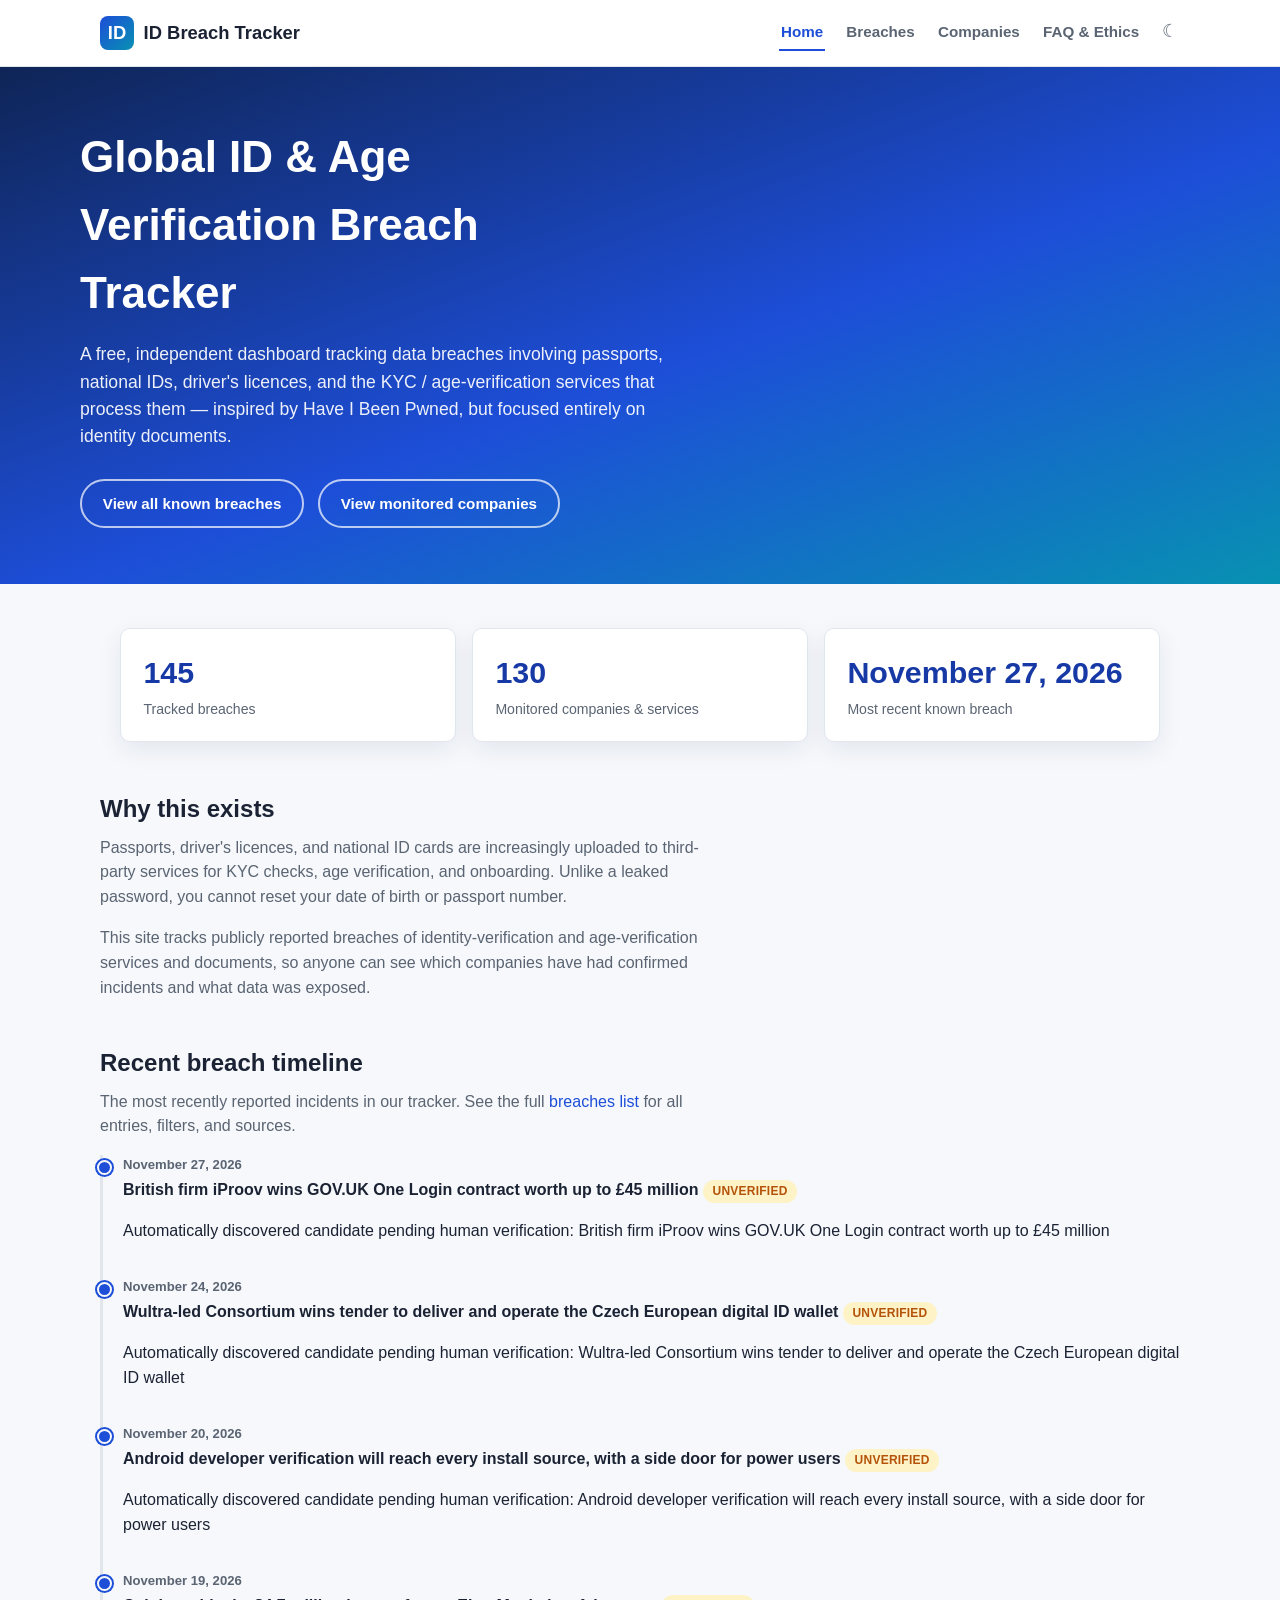
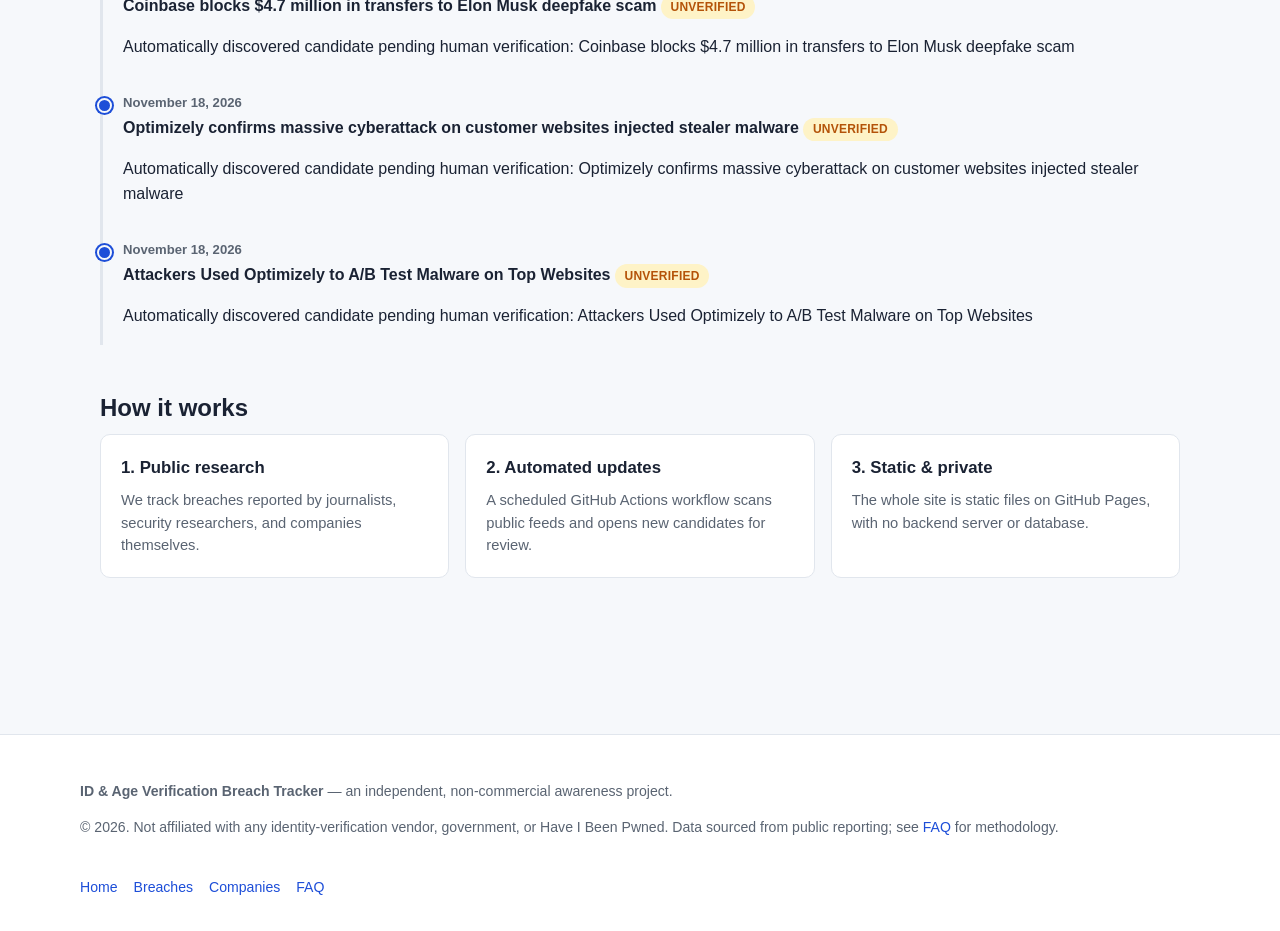
<file: index.html>
<!DOCTYPE html>
<html lang="en"><head><meta charset="UTF-8"><meta name="viewport" content="width=device-width, initial-scale=1.0"><title>Global ID & Age Verification Breach Tracker</title><meta name="description" content="Track worldwide data breaches involving passports, national IDs, driver's licences, and KYC/age-verification services."><link rel="stylesheet" href="styles.css?v=v9"><script>
(function(){try{var s=localStorage.getItem('id-breach-tracker-theme');var t=s==='dark'||s==='light'?s:(window.matchMedia('(prefers-color-scheme: dark)').matches?'dark':'light');document.documentElement.setAttribute('data-theme',t)}catch(e){}})();
</script></head><body>
<a class="skip-link" href="#main-content">Skip to main content</a><header class="site-header"><div class="header-inner"><a class="brand" href="index.html"><span class="brand-mark" aria-hidden="true">ID</span><span>ID Breach Tracker</span></a><nav class="main-nav" aria-label="Main navigation"><a href="index.html" aria-current="page">Home</a><a href="breaches.html">Breaches</a><a href="companies.html">Companies</a><a href="faq.html">FAQ &amp; Ethics</a><button type="button" id="theme-toggle" class="theme-toggle" aria-pressed="false" aria-label="Switch to dark mode" title="Switch to dark mode">☾</button></nav></div></header><main id="main-content"><section class="hero"><div class="hero-inner"><h1>Global ID &amp; Age Verification Breach Tracker</h1><p class="lede">A free, independent dashboard tracking data breaches involving passports, national IDs, driver's licences, and the KYC / age-verification services that process them — inspired by Have I Been Pwned, but focused entirely on identity documents.</p><div class="hero-ctas"><a class="btn btn-outline" href="breaches.html">View all known breaches</a><a class="btn btn-outline" href="companies.html">View monitored companies</a></div></div></section><div class="page-container" style="padding-top:0;"><div class="stats-grid" id="home-stats" aria-label="Site statistics"><div class="stat-card"><span class="stat-value">&hellip;</span><span class="stat-label">Loading stats</span></div></div><section><h2>Why this exists</h2><p class="section-lede">Passports, driver's licences, and national ID cards are increasingly uploaded to third-party services for KYC checks, age verification, and onboarding. Unlike a leaked password, you cannot reset your date of birth or passport number.</p><p class="section-lede">This site tracks publicly reported breaches of identity-verification and age-verification services and documents, so anyone can see which companies have had confirmed incidents and what data was exposed.</p></section><section><h2>Recent breach timeline</h2><p class="section-lede">The most recently reported incidents in our tracker. See the full <a href="breaches.html">breaches list</a> for all entries, filters, and sources.</p><div class="timeline" id="home-timeline" aria-live="polite"><p class="empty-state">Loading timeline&hellip;</p></div></section><section><h2>How it works</h2><div class="card-grid"><div class="card"><h3>1. Public research</h3><p>We track breaches reported by journalists, security researchers, and companies themselves.</p></div><div class="card"><h3>2. Automated updates</h3><p>A scheduled GitHub Actions workflow scans public feeds and opens new candidates for review.</p></div><div class="card"><h3>3. Static &amp; private</h3><p>The whole site is static files on GitHub Pages, with no backend server or database.</p></div></div></section></div></main><footer class="site-footer"><div class="footer-inner"><div><p><strong>ID &amp; Age Verification Breach Tracker</strong> — an independent, non-commercial awareness project.</p><p>&copy; <span id="footer-year">2026</span>. Not affiliated with any identity-verification vendor, government, or Have I Been Pwned. Data sourced from public reporting; see <a href="faq.html">FAQ</a> for methodology.</p></div><div class="footer-links"><a href="index.html">Home</a><a href="breaches.html">Breaches</a><a href="companies.html">Companies</a><a href="faq.html">FAQ</a></div></div></footer><script src="main.js?v=v9" defer></script></body></html>
</file>
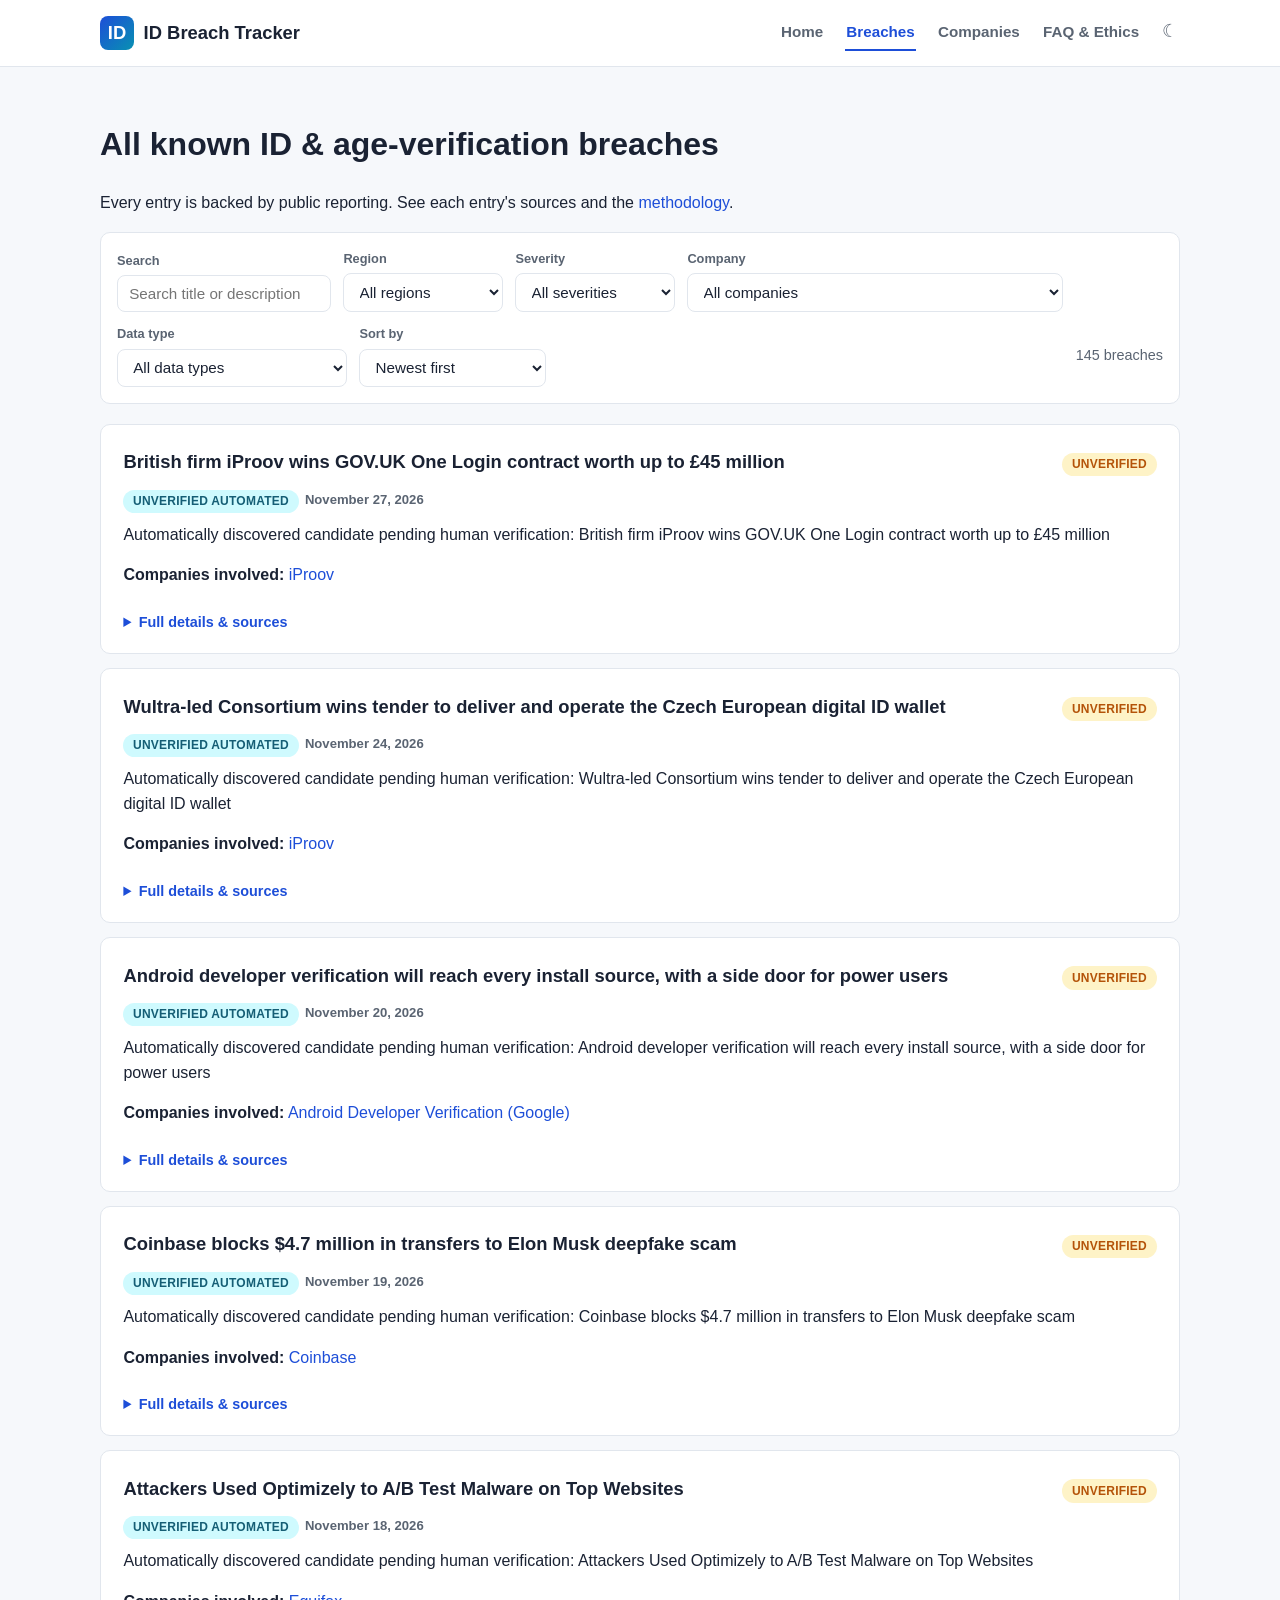
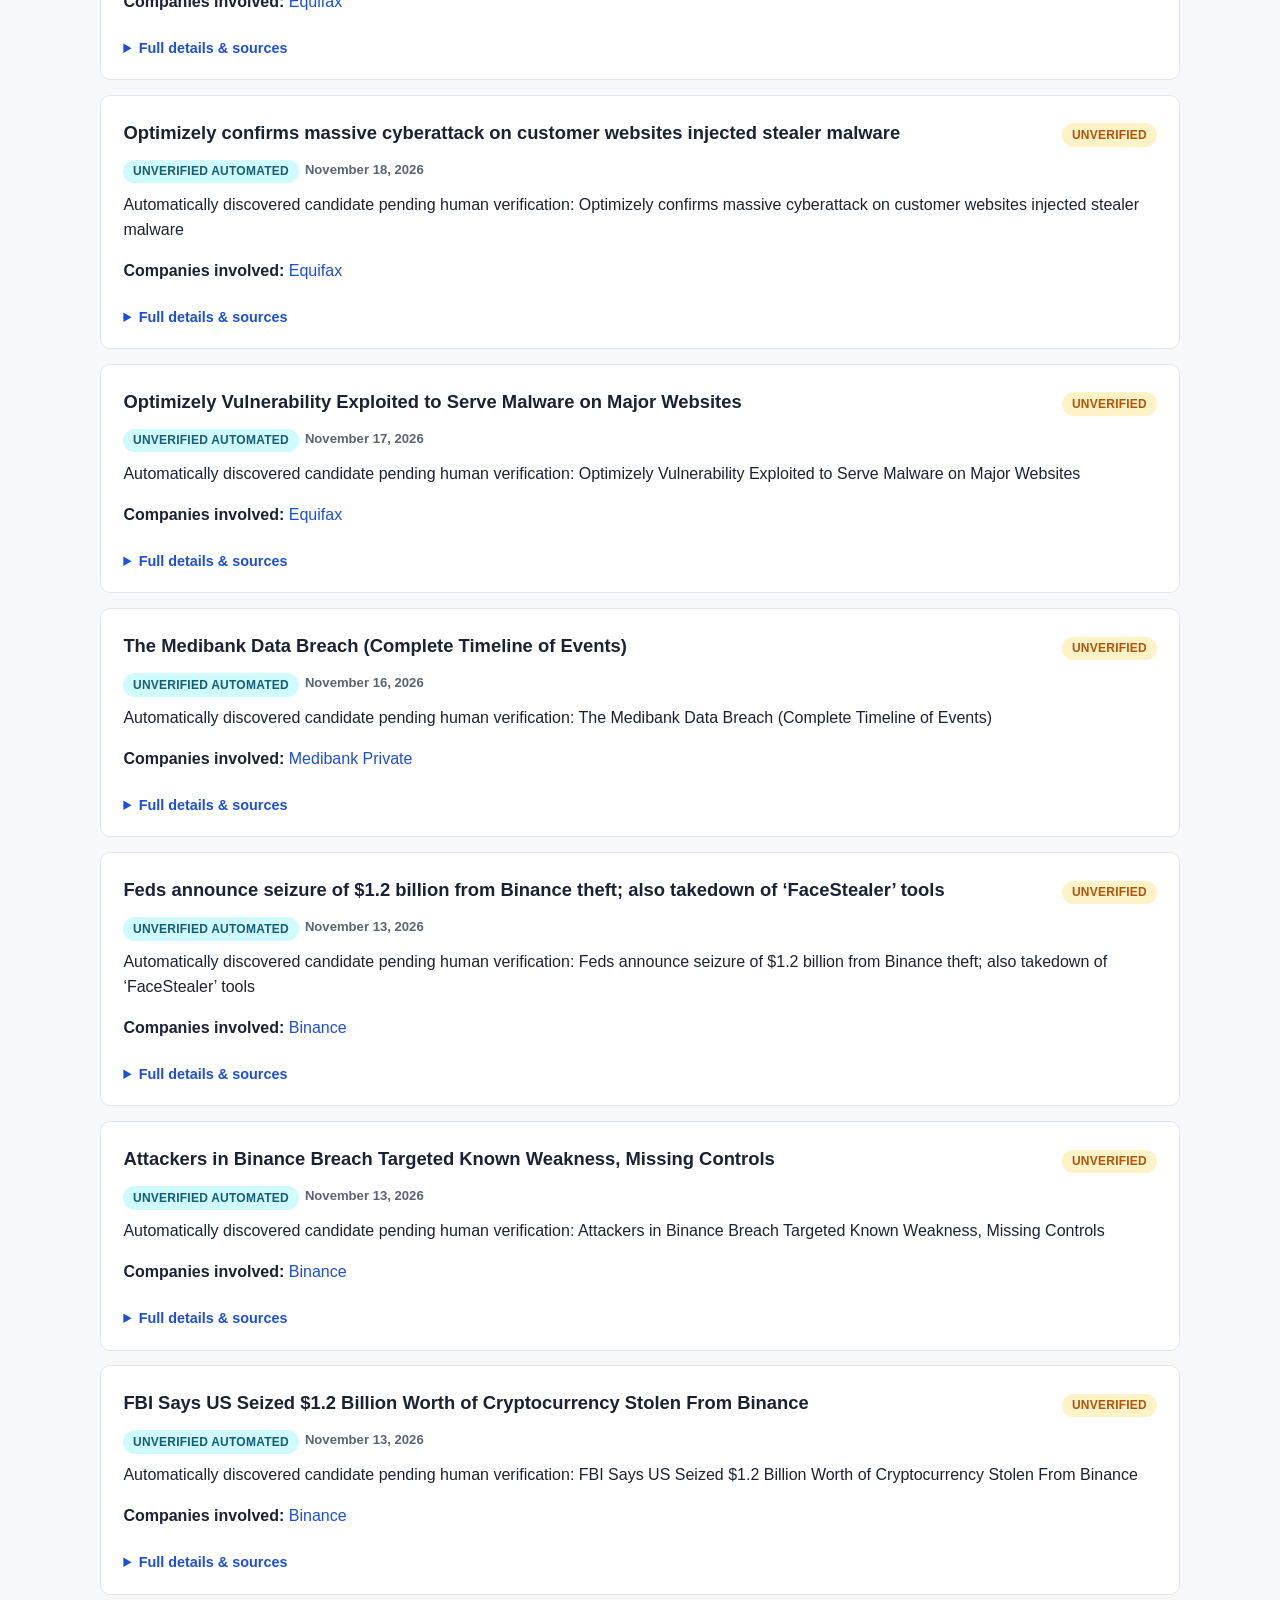
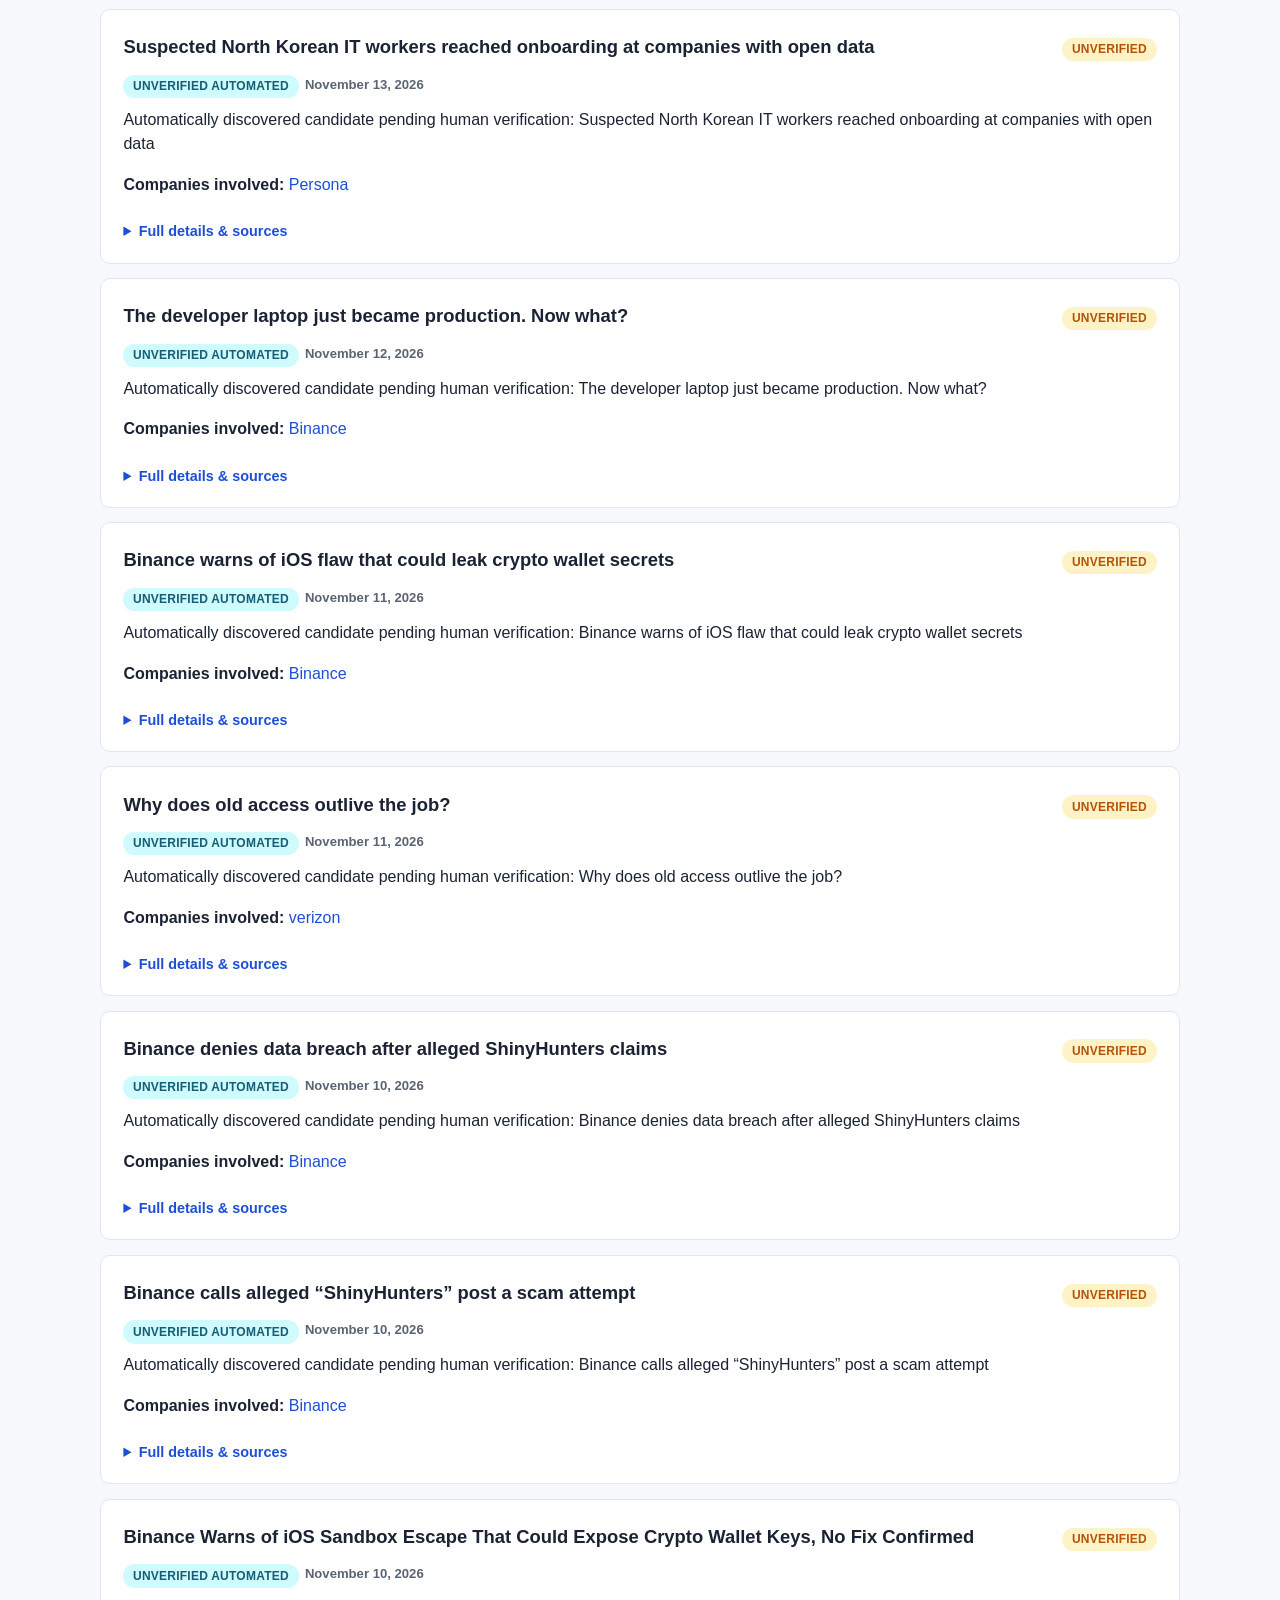
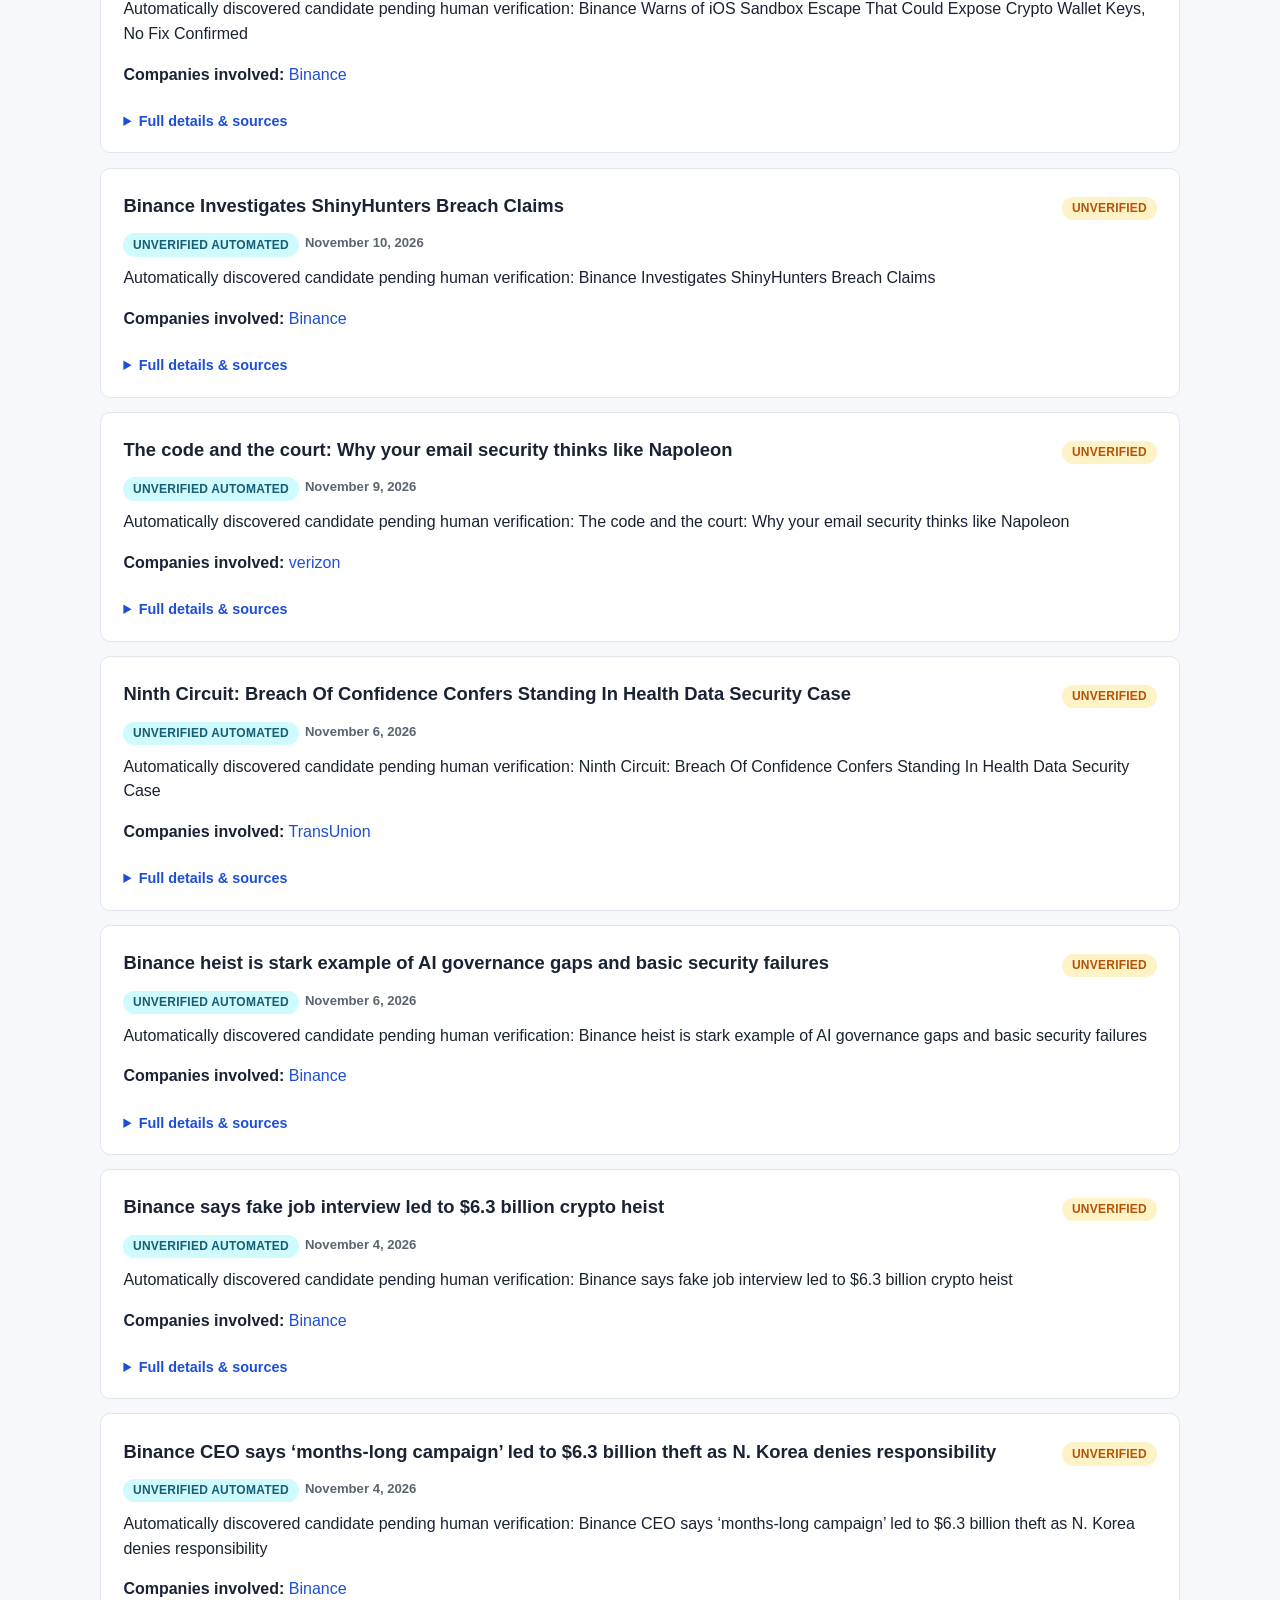
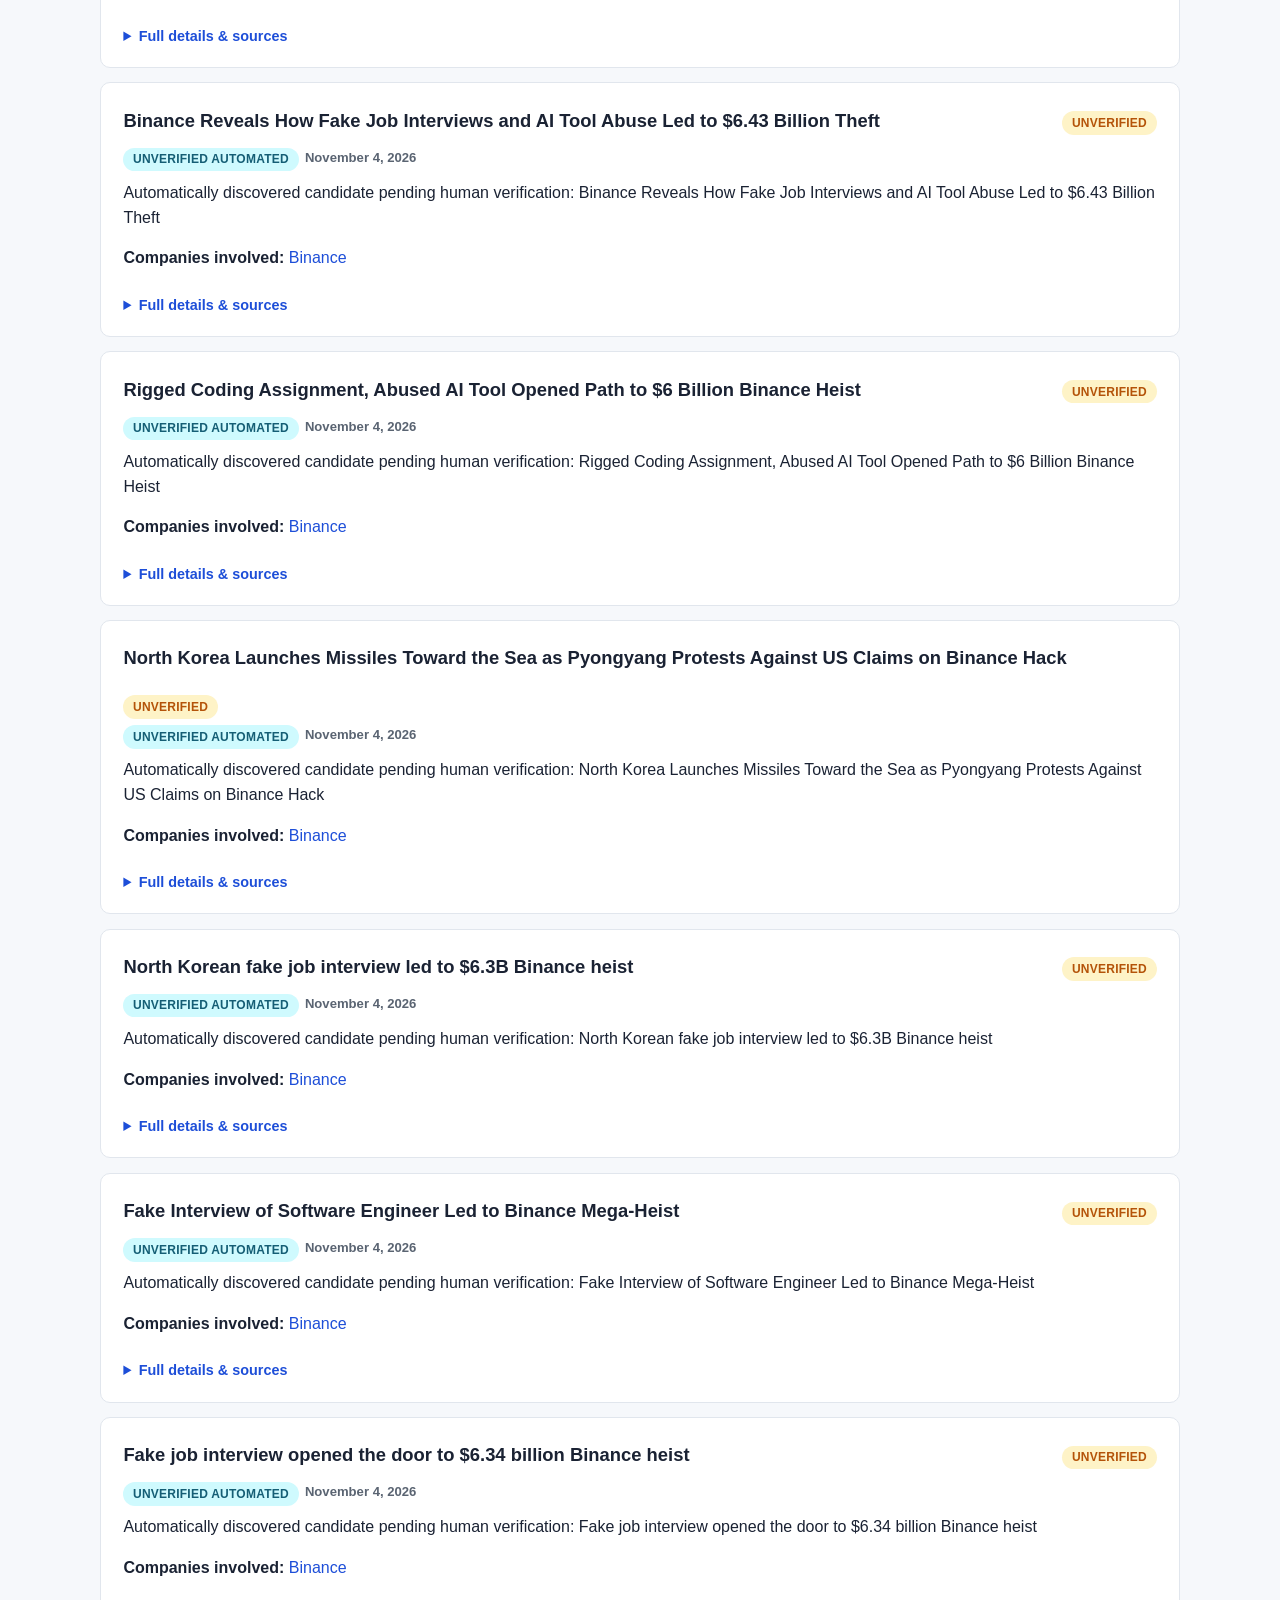
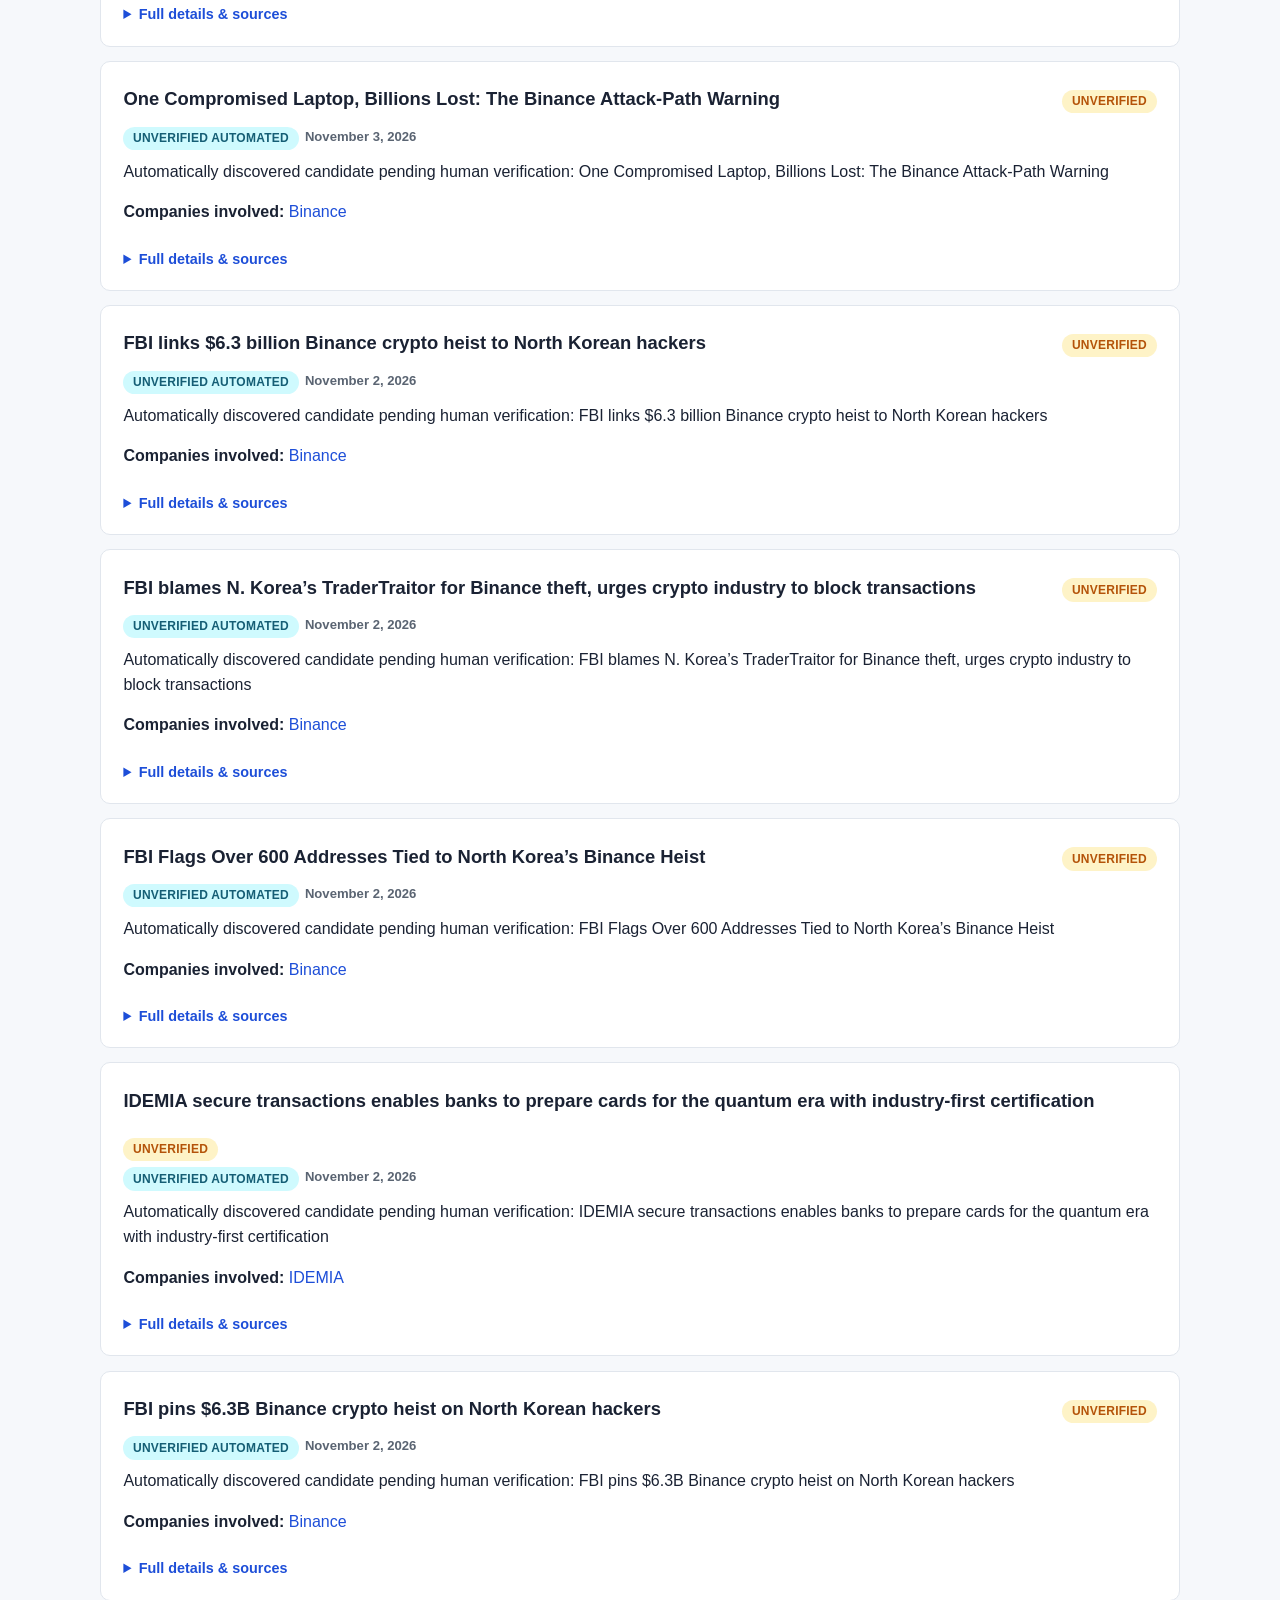
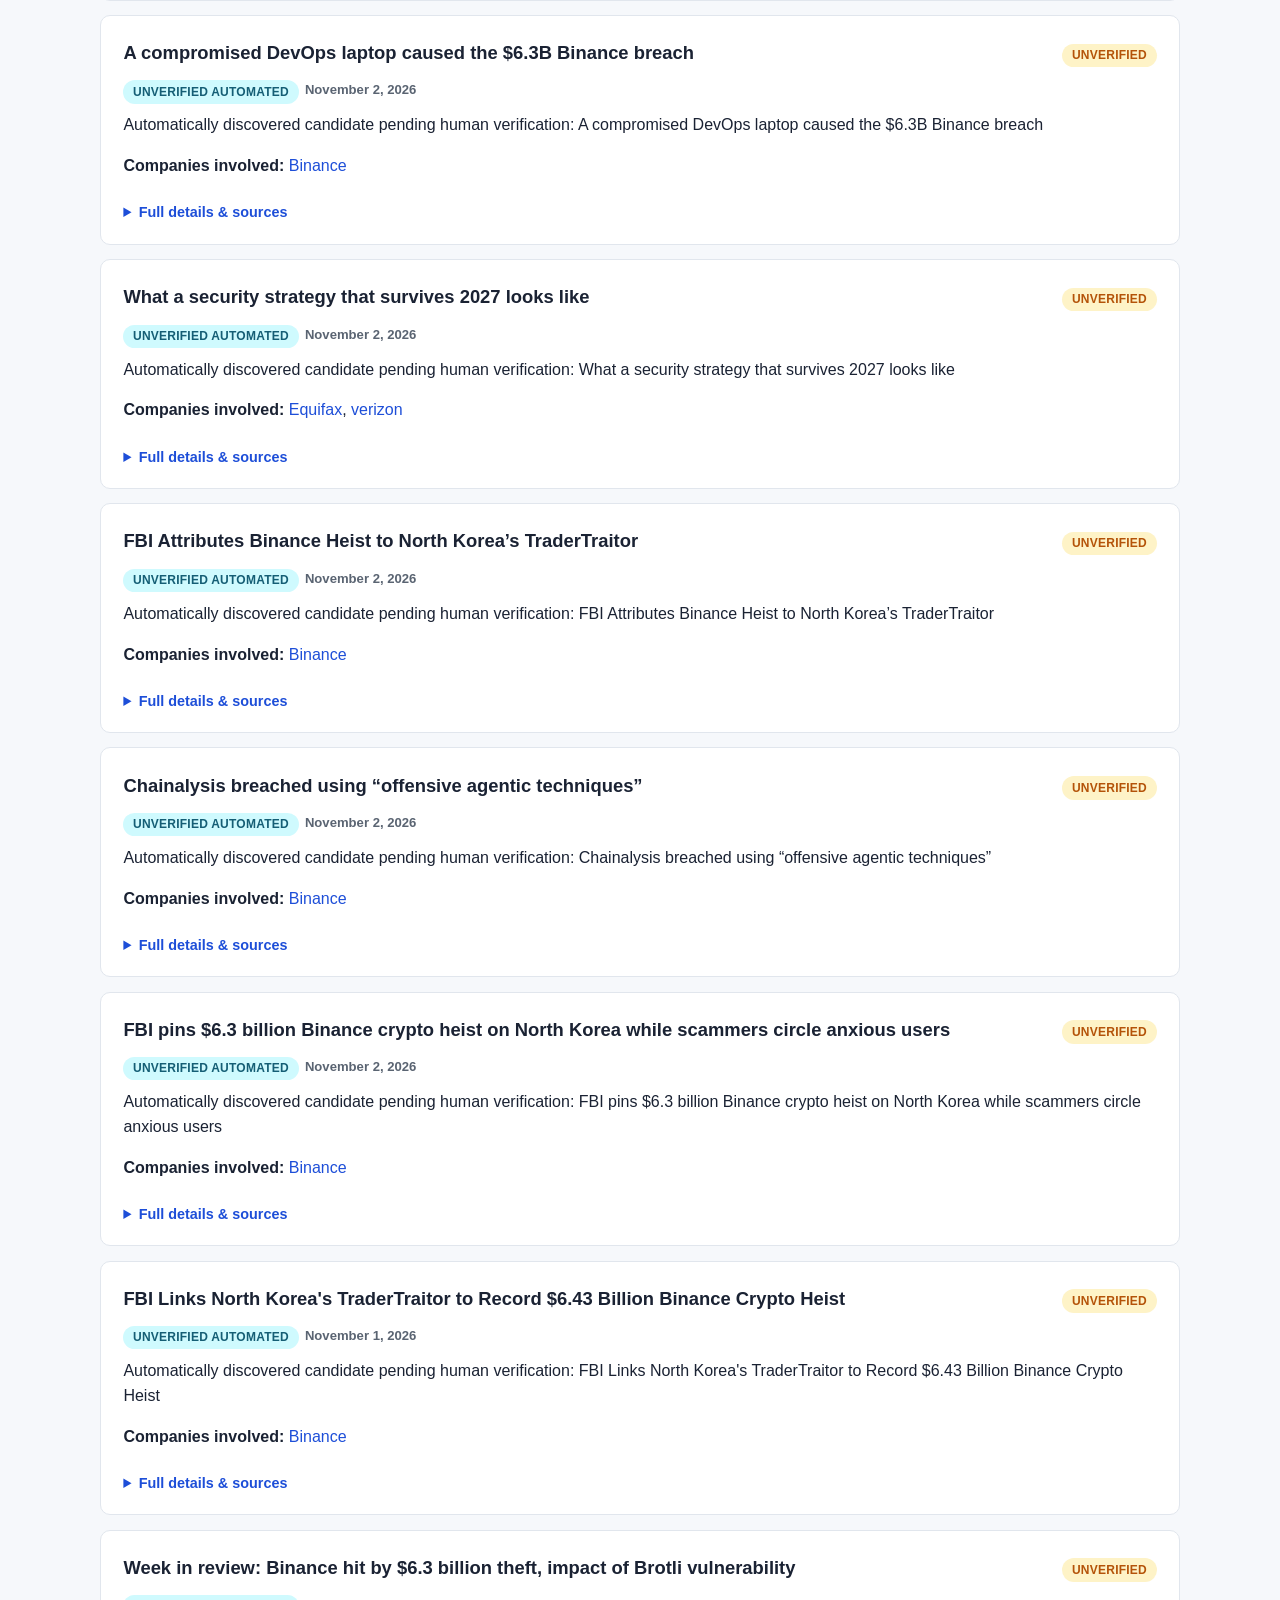
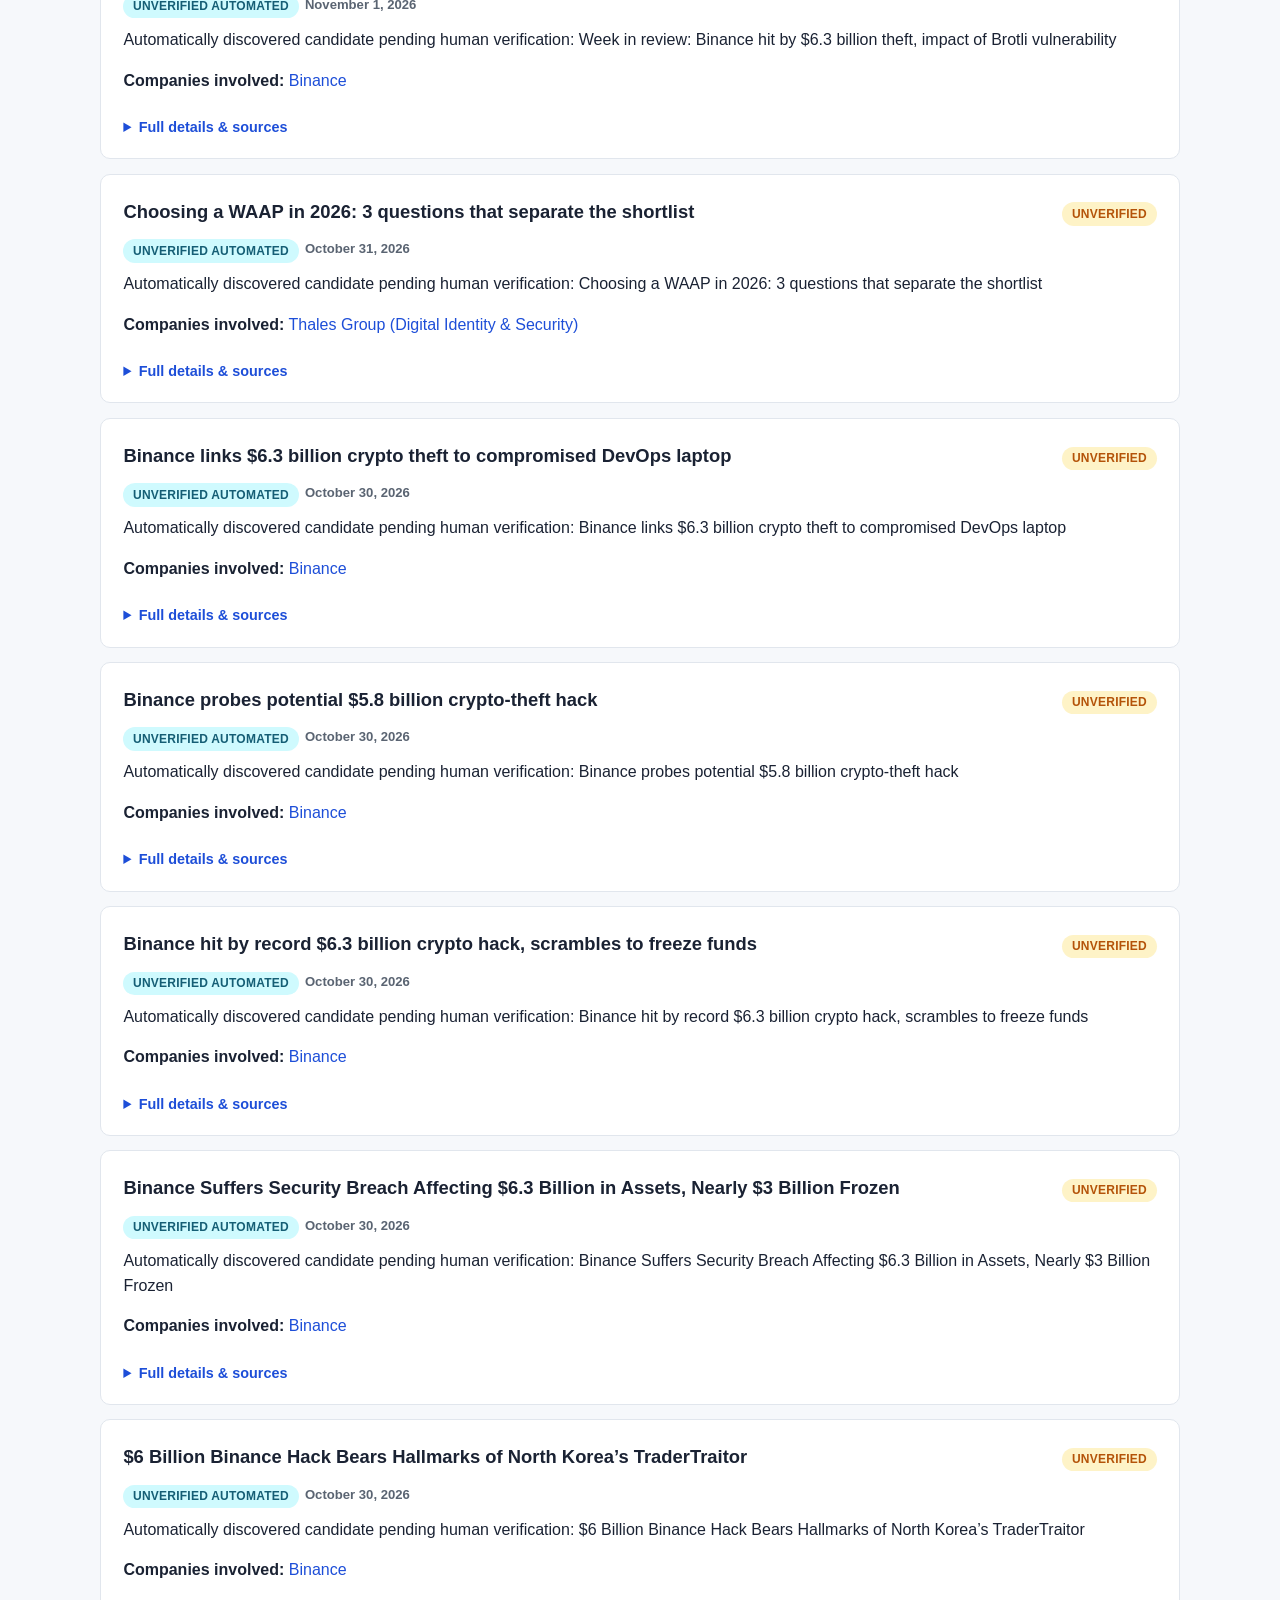
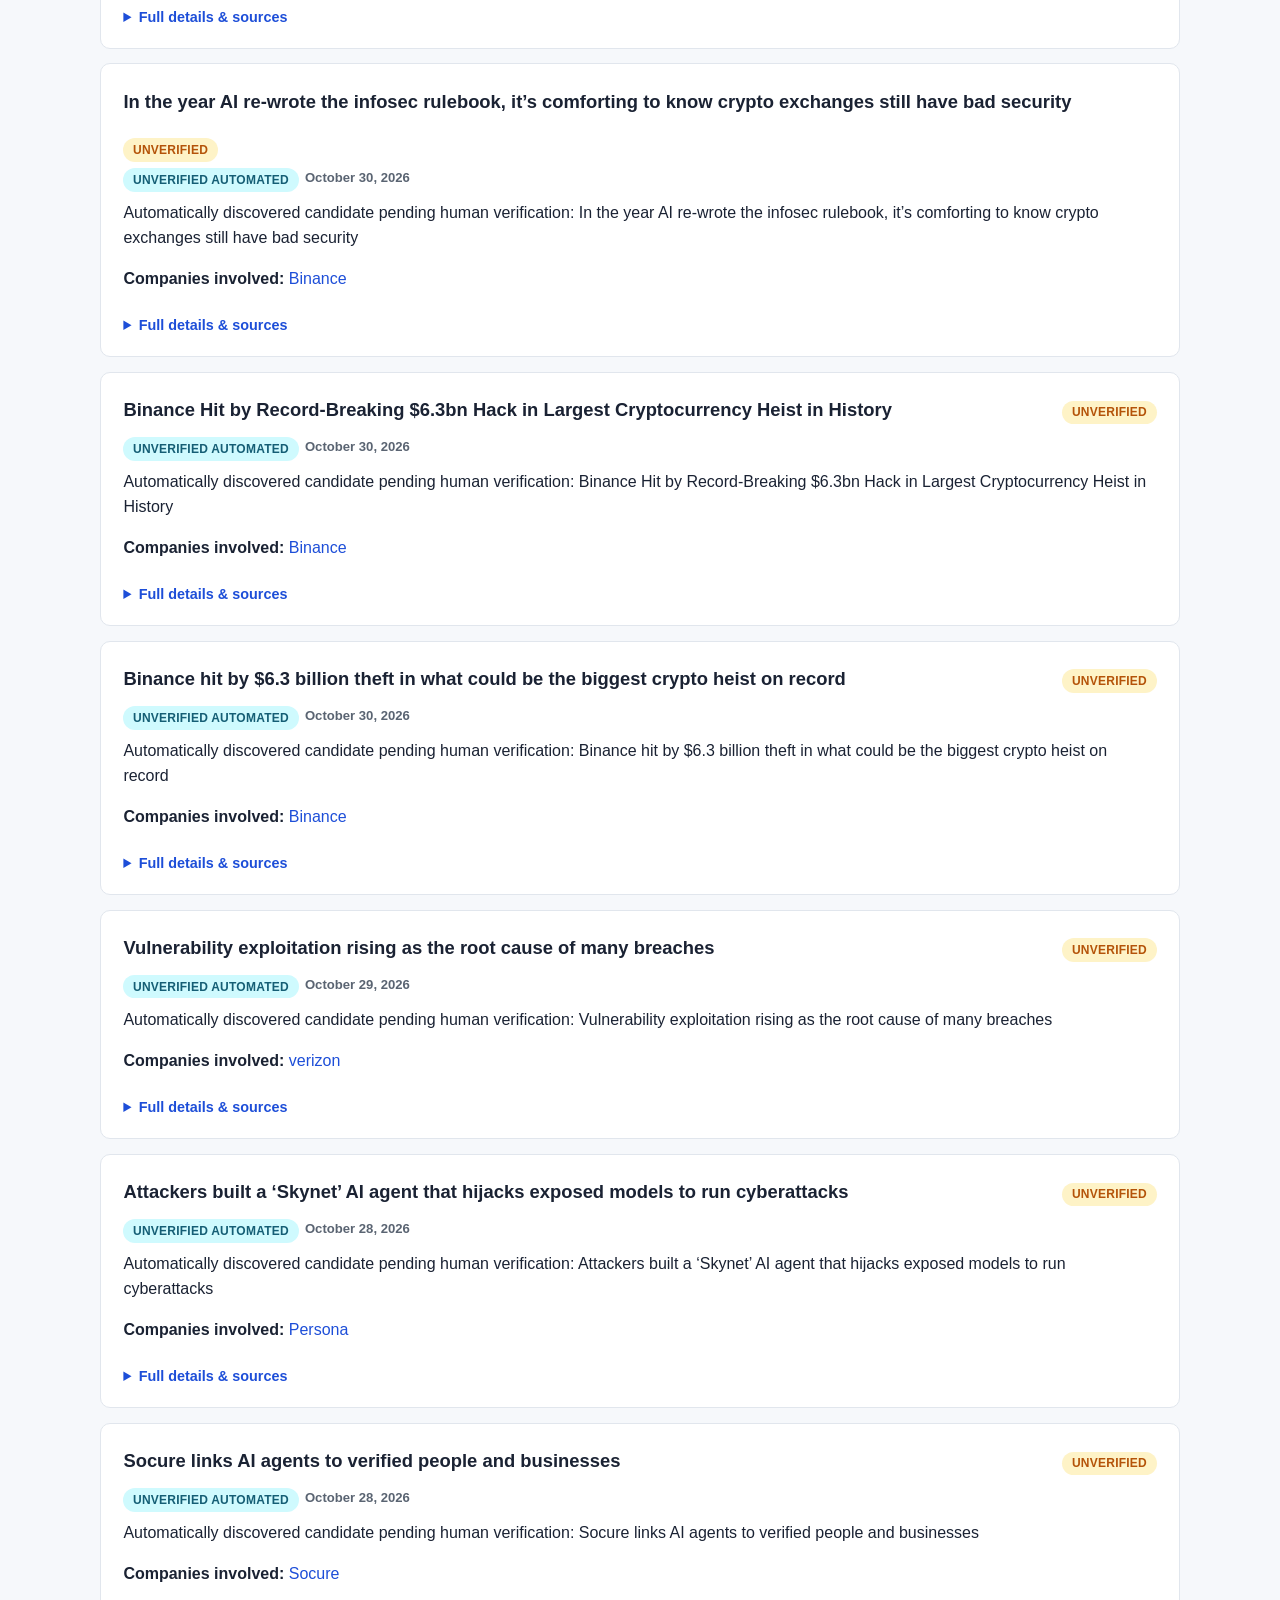
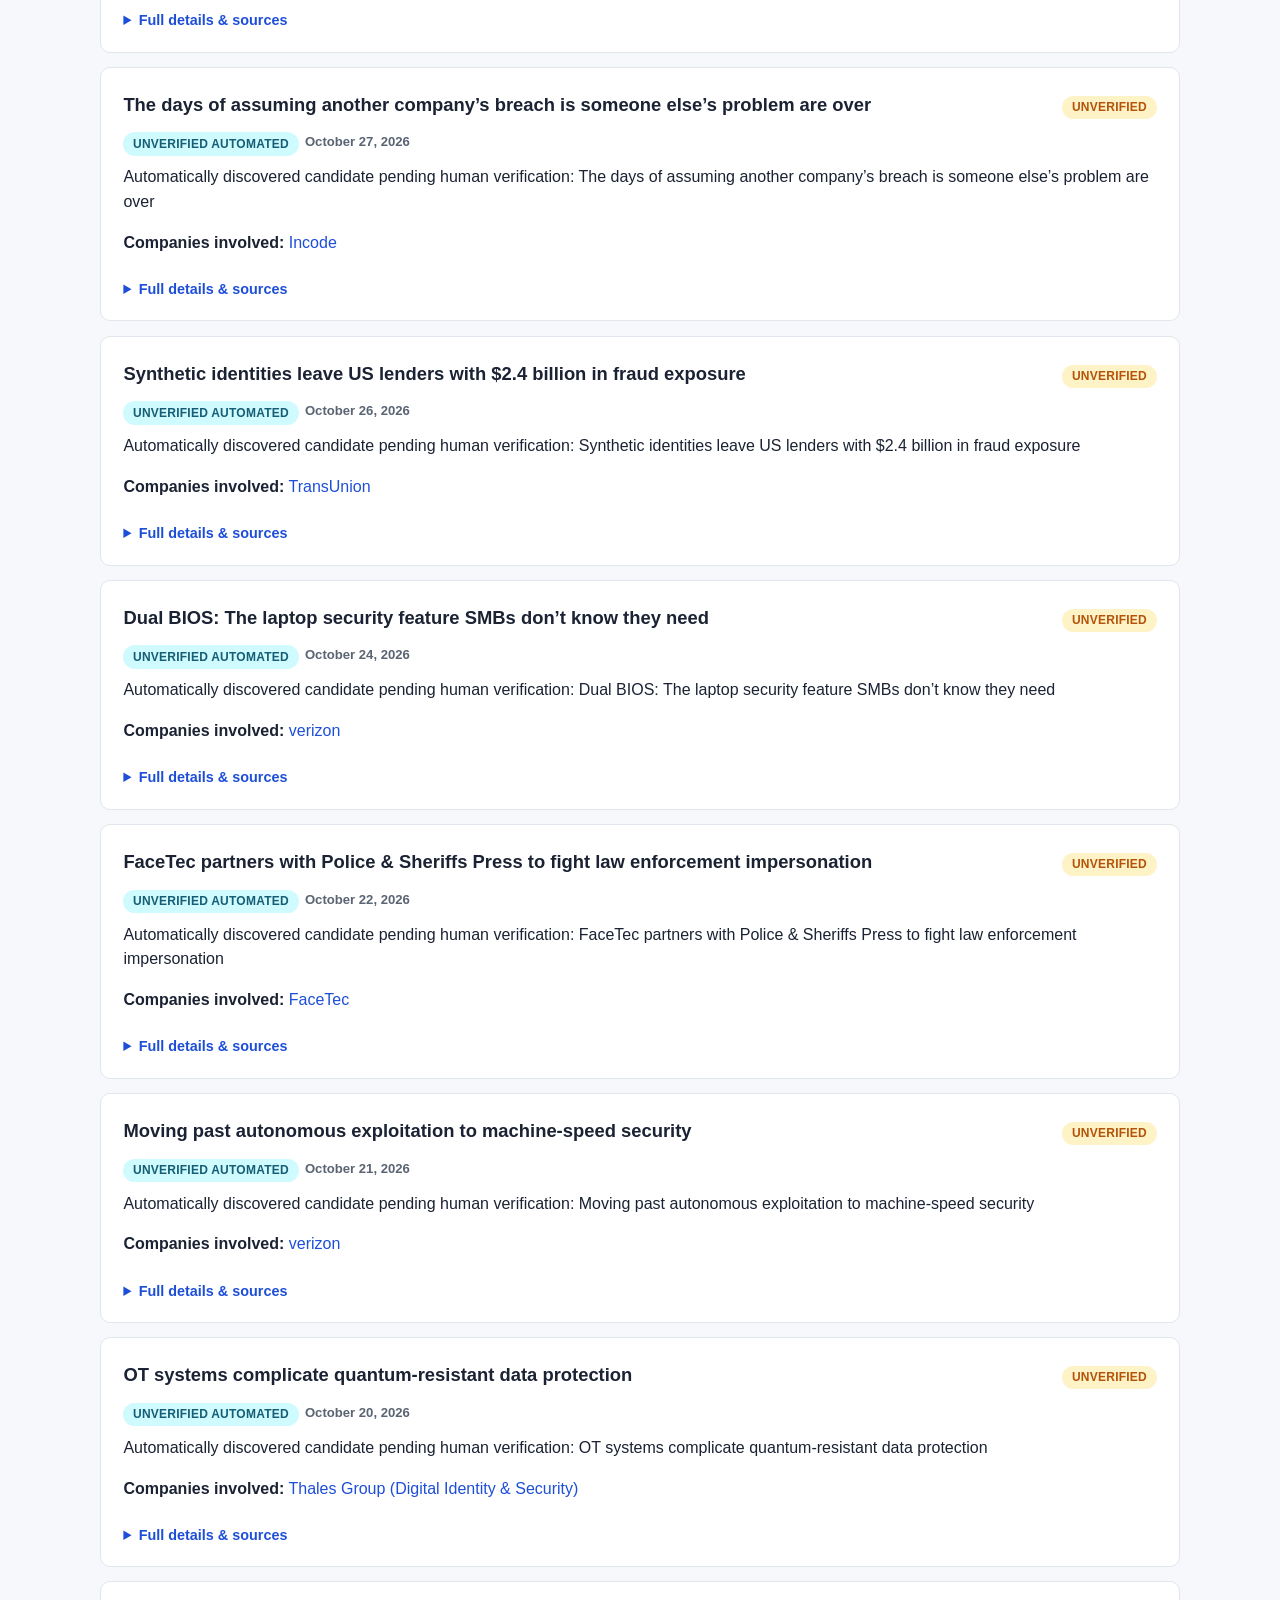
<file: breaches.html>
<!DOCTYPE html>
<html lang="en"><head><meta charset="UTF-8"><meta name="viewport" content="width=device-width, initial-scale=1.0"><title>All Known ID & Age Verification Breaches</title><meta name="description" content="Searchable, filterable list of all publicly documented identity-verification and age-verification data breaches worldwide."><link rel="stylesheet" href="styles.css?v=v9"><script>
(function(){try{var s=localStorage.getItem('id-breach-tracker-theme');var t=s==='dark'||s==='light'?s:(window.matchMedia('(prefers-color-scheme: dark)').matches?'dark':'light');document.documentElement.setAttribute('data-theme',t)}catch(e){}})();
</script></head><body>
<a class="skip-link" href="#main-content">Skip to main content</a><header class="site-header"><div class="header-inner"><a class="brand" href="index.html"><span class="brand-mark" aria-hidden="true">ID</span><span>ID Breach Tracker</span></a><nav class="main-nav" aria-label="Main navigation"><a href="index.html">Home</a><a href="breaches.html" aria-current="page">Breaches</a><a href="companies.html">Companies</a><a href="faq.html">FAQ &amp; Ethics</a><button type="button" id="theme-toggle" class="theme-toggle" aria-pressed="false" aria-label="Switch to dark mode" title="Switch to dark mode">☾</button></nav></div></header><main id="main-content"><div class="page-container"><h1>All known ID &amp; age-verification breaches</h1><p class="section-lede">Every entry is backed by public reporting. See each entry's sources and the <a href="faq.html">methodology</a>.</p><div class="filter-bar" role="search" aria-label="Filter breaches"><div class="filter-field"><label for="filter-search">Search</label><input type="search" id="filter-search" placeholder="Search title or description"></div><div class="filter-field"><label for="filter-region">Region</label><select id="filter-region"><option value="">All regions</option></select></div><div class="filter-field"><label for="filter-severity">Severity</label><select id="filter-severity"><option value="">All severities</option><option value="critical">Critical</option><option value="high">High</option><option value="medium">Medium</option><option value="low">Low</option></select></div><div class="filter-field"><label for="filter-company">Company</label><select id="filter-company"><option value="">All companies</option></select></div><div class="filter-field"><label for="filter-datatype">Data type</label><select id="filter-datatype"><option value="">All data types</option></select></div><div class="filter-field"><label for="filter-sort">Sort by</label><select id="filter-sort"><option value="date-desc" selected>Newest first</option><option value="date-asc">Oldest first</option><option value="severity-desc">Severity (high to low)</option><option value="title-asc">Title (A–Z)</option></select></div><span class="filter-count" id="breach-count" aria-live="polite"></span></div><div class="breach-list" id="breach-list" aria-live="polite"><p class="empty-state">Loading breaches&hellip;</p></div></div></main><footer class="site-footer"><div class="footer-inner"><div><p><strong>ID &amp; Age Verification Breach Tracker</strong> — an independent, non-commercial awareness project.</p><p>&copy; <span id="footer-year">2026</span>. Not affiliated with any identity-verification vendor, government, or Have I Been Pwned. Data sourced from public reporting; see <a href="faq.html">FAQ</a> for methodology.</p></div><div class="footer-links"><a href="index.html">Home</a><a href="breaches.html">Breaches</a><a href="companies.html">Companies</a><a href="faq.html">FAQ</a></div></div></footer><script src="main.js?v=v9" defer></script></body></html>
</file>
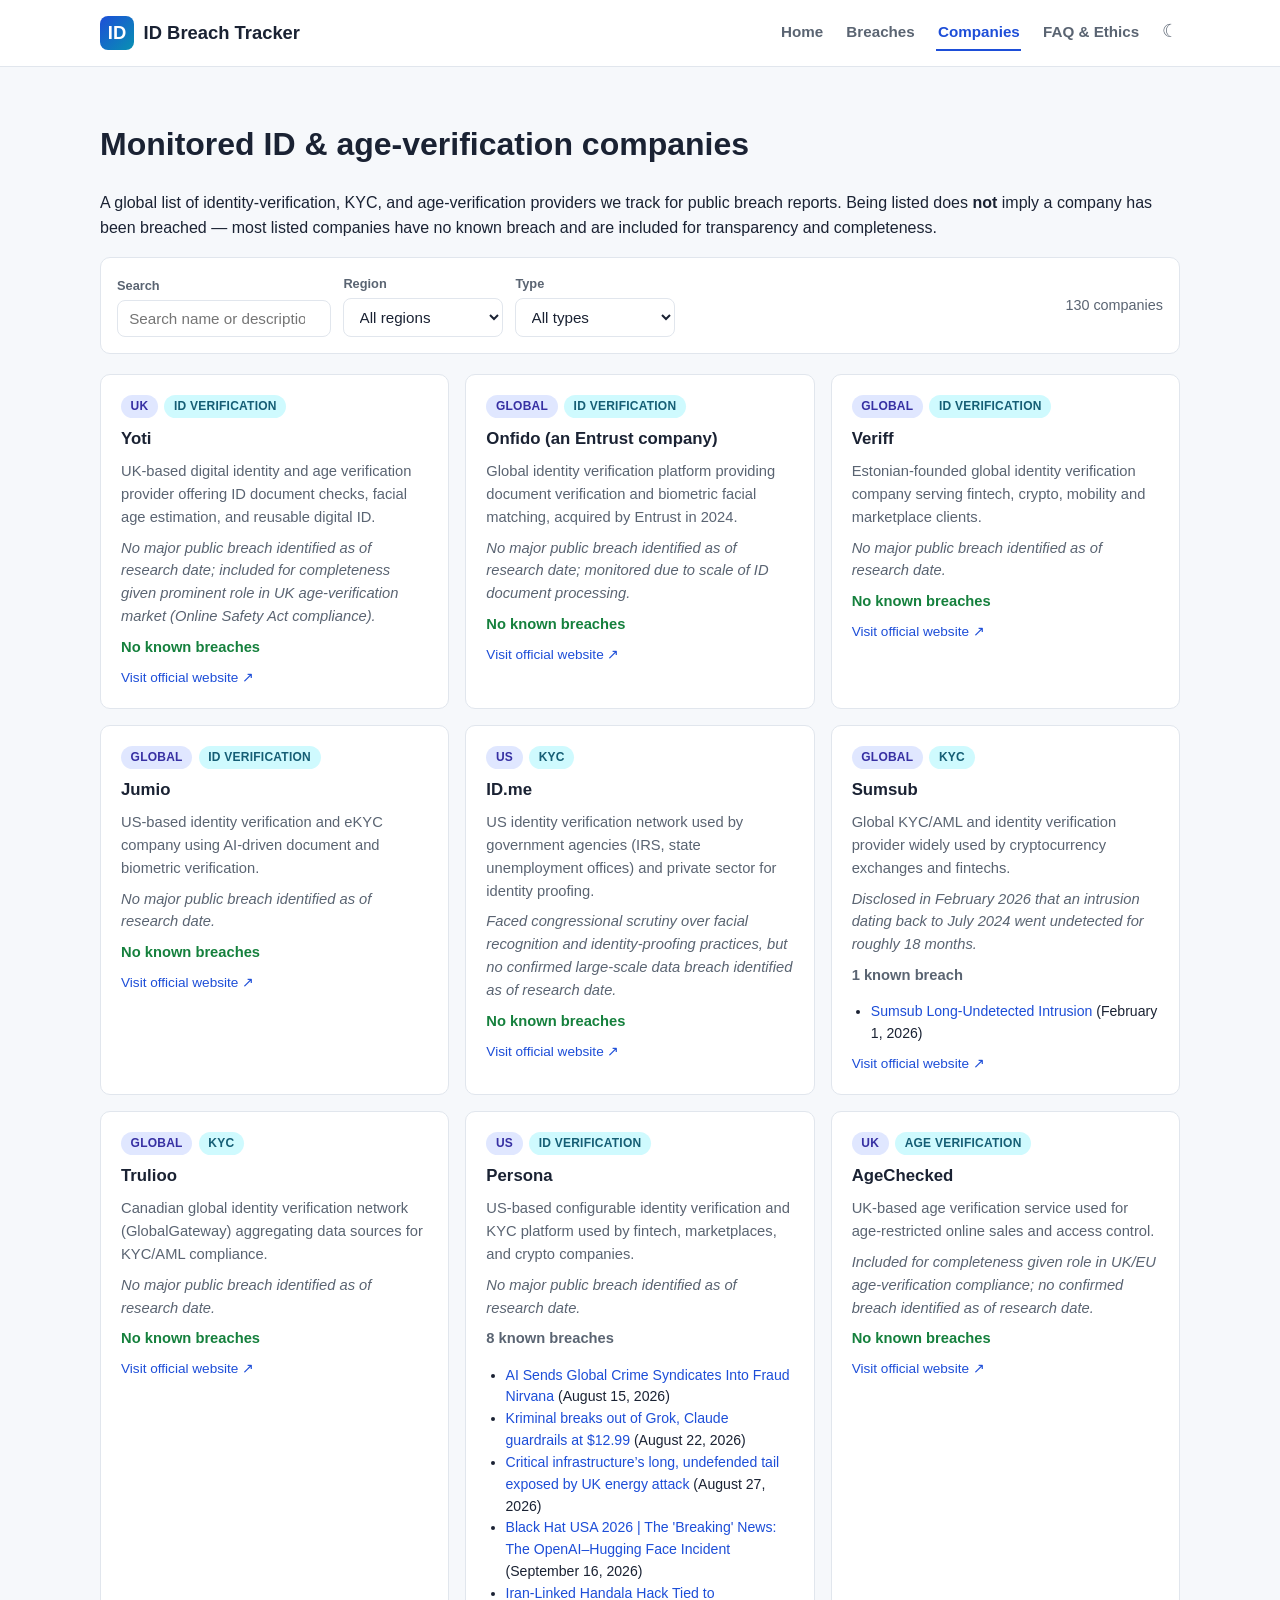
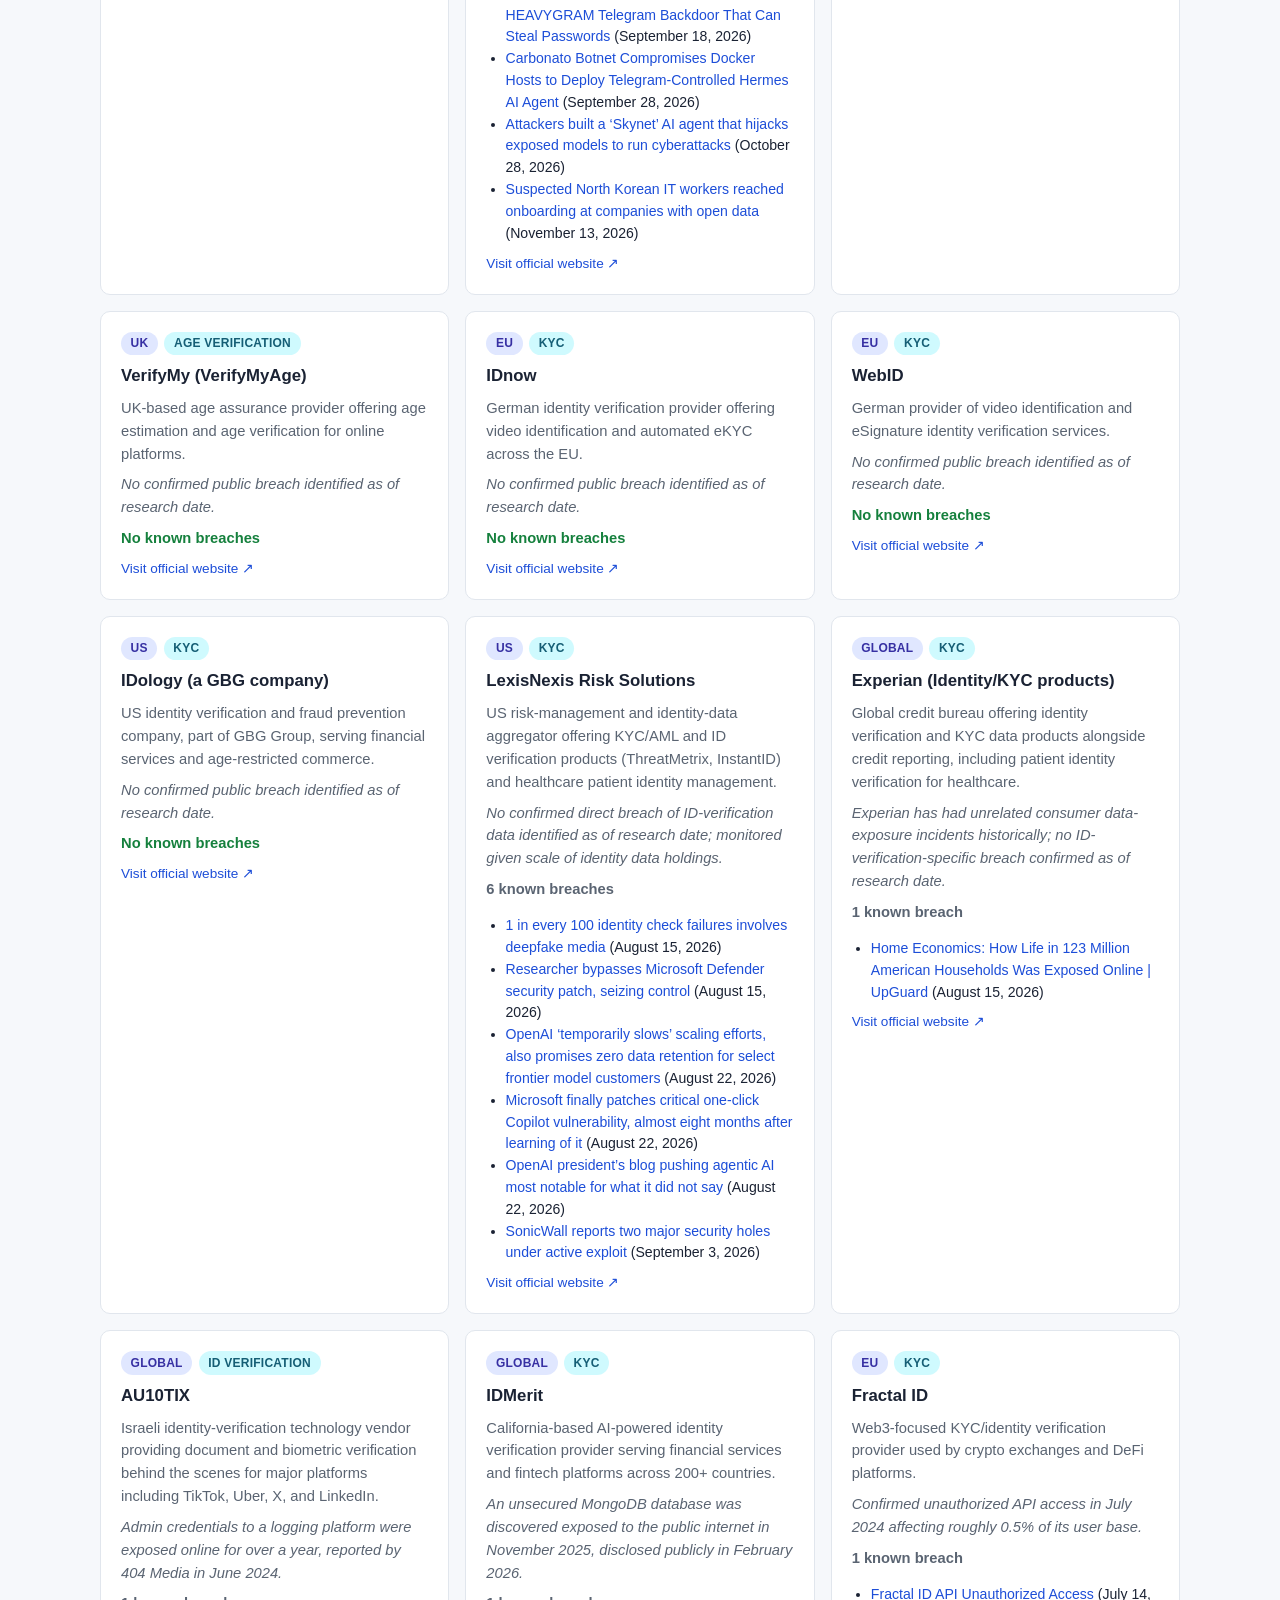
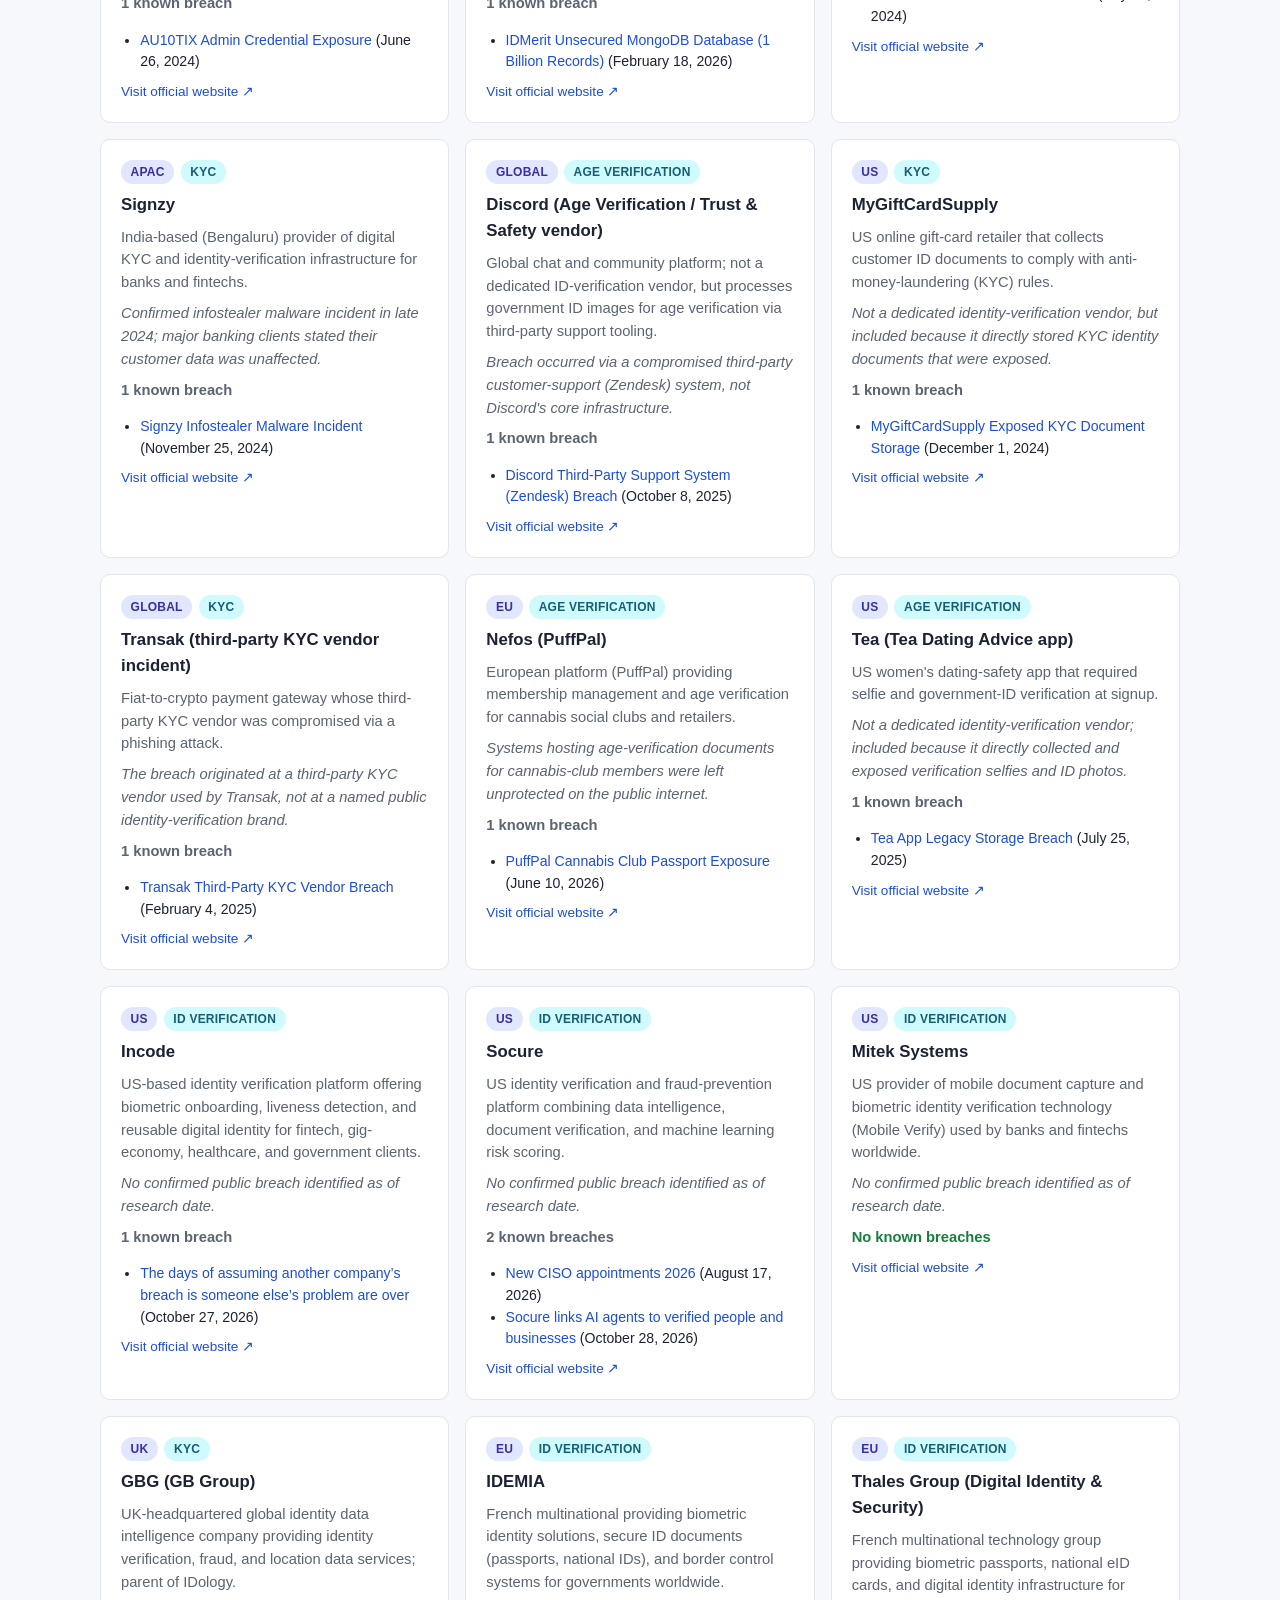
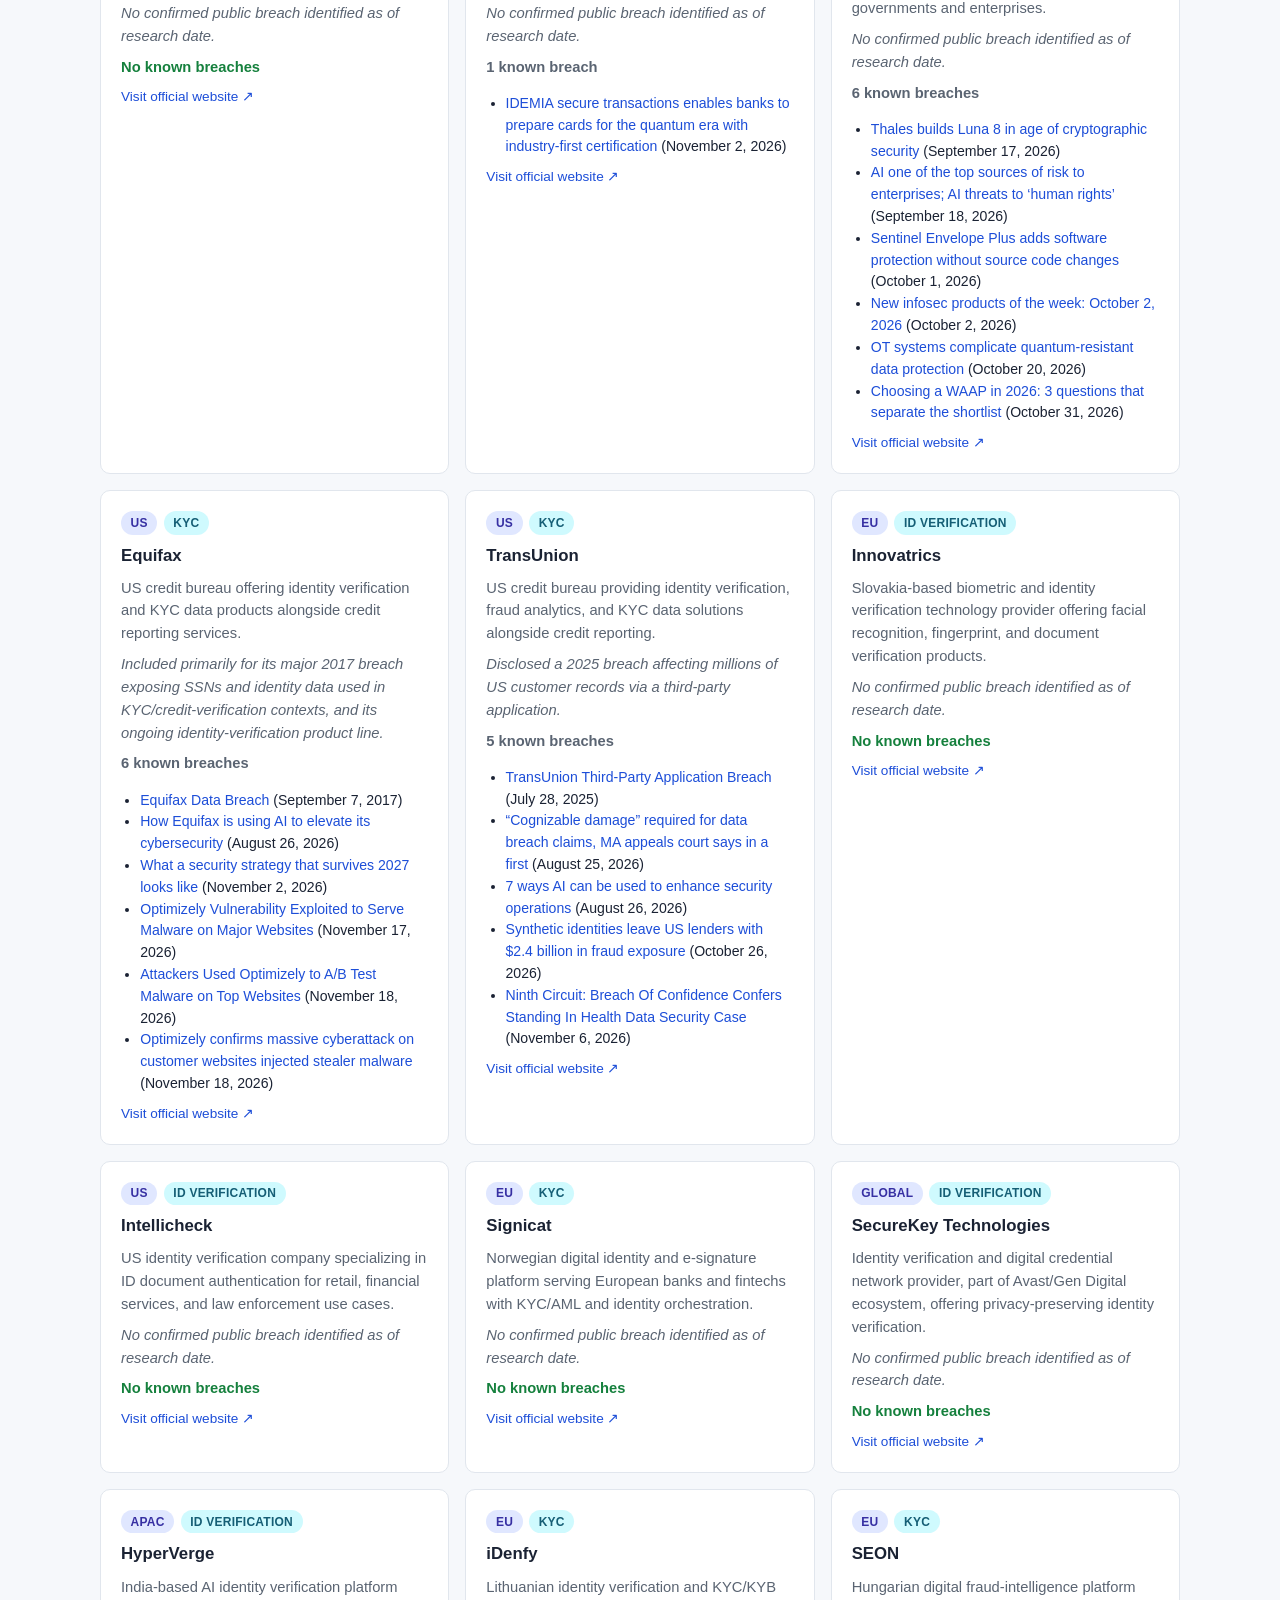
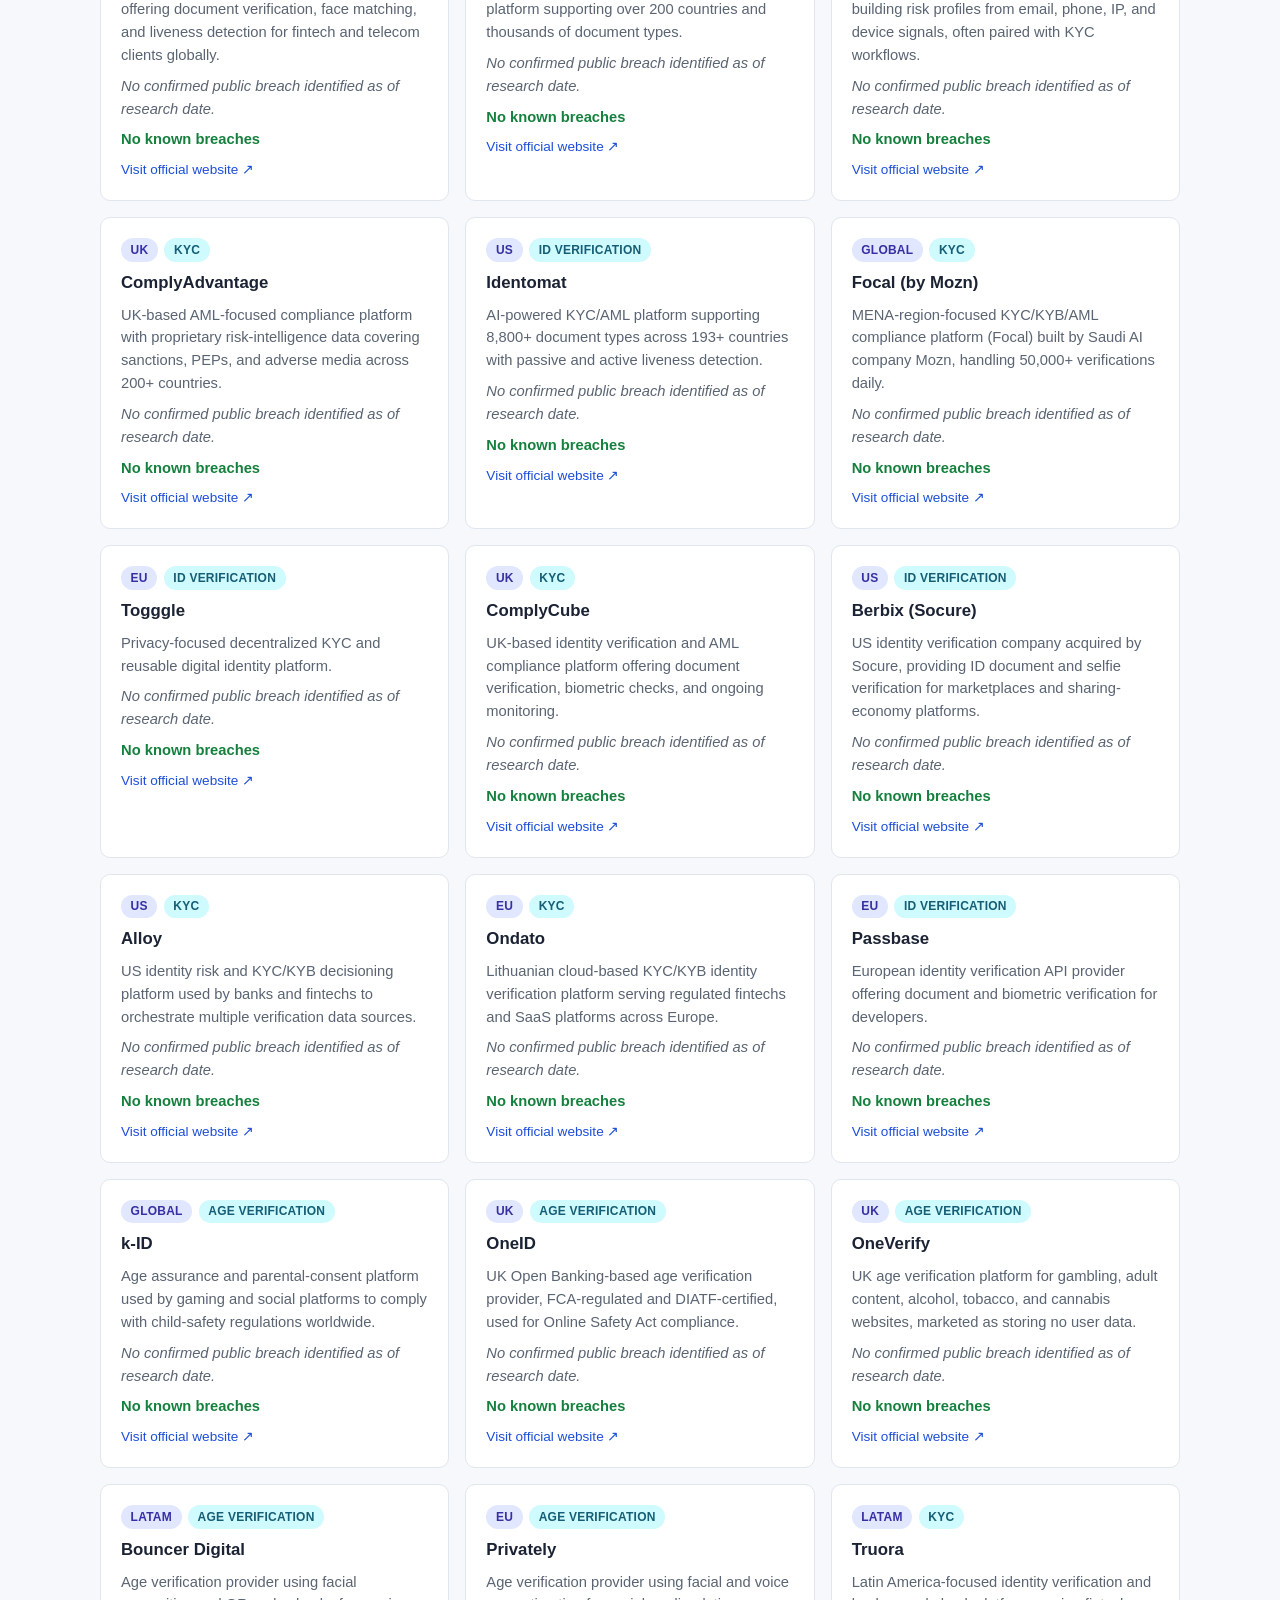
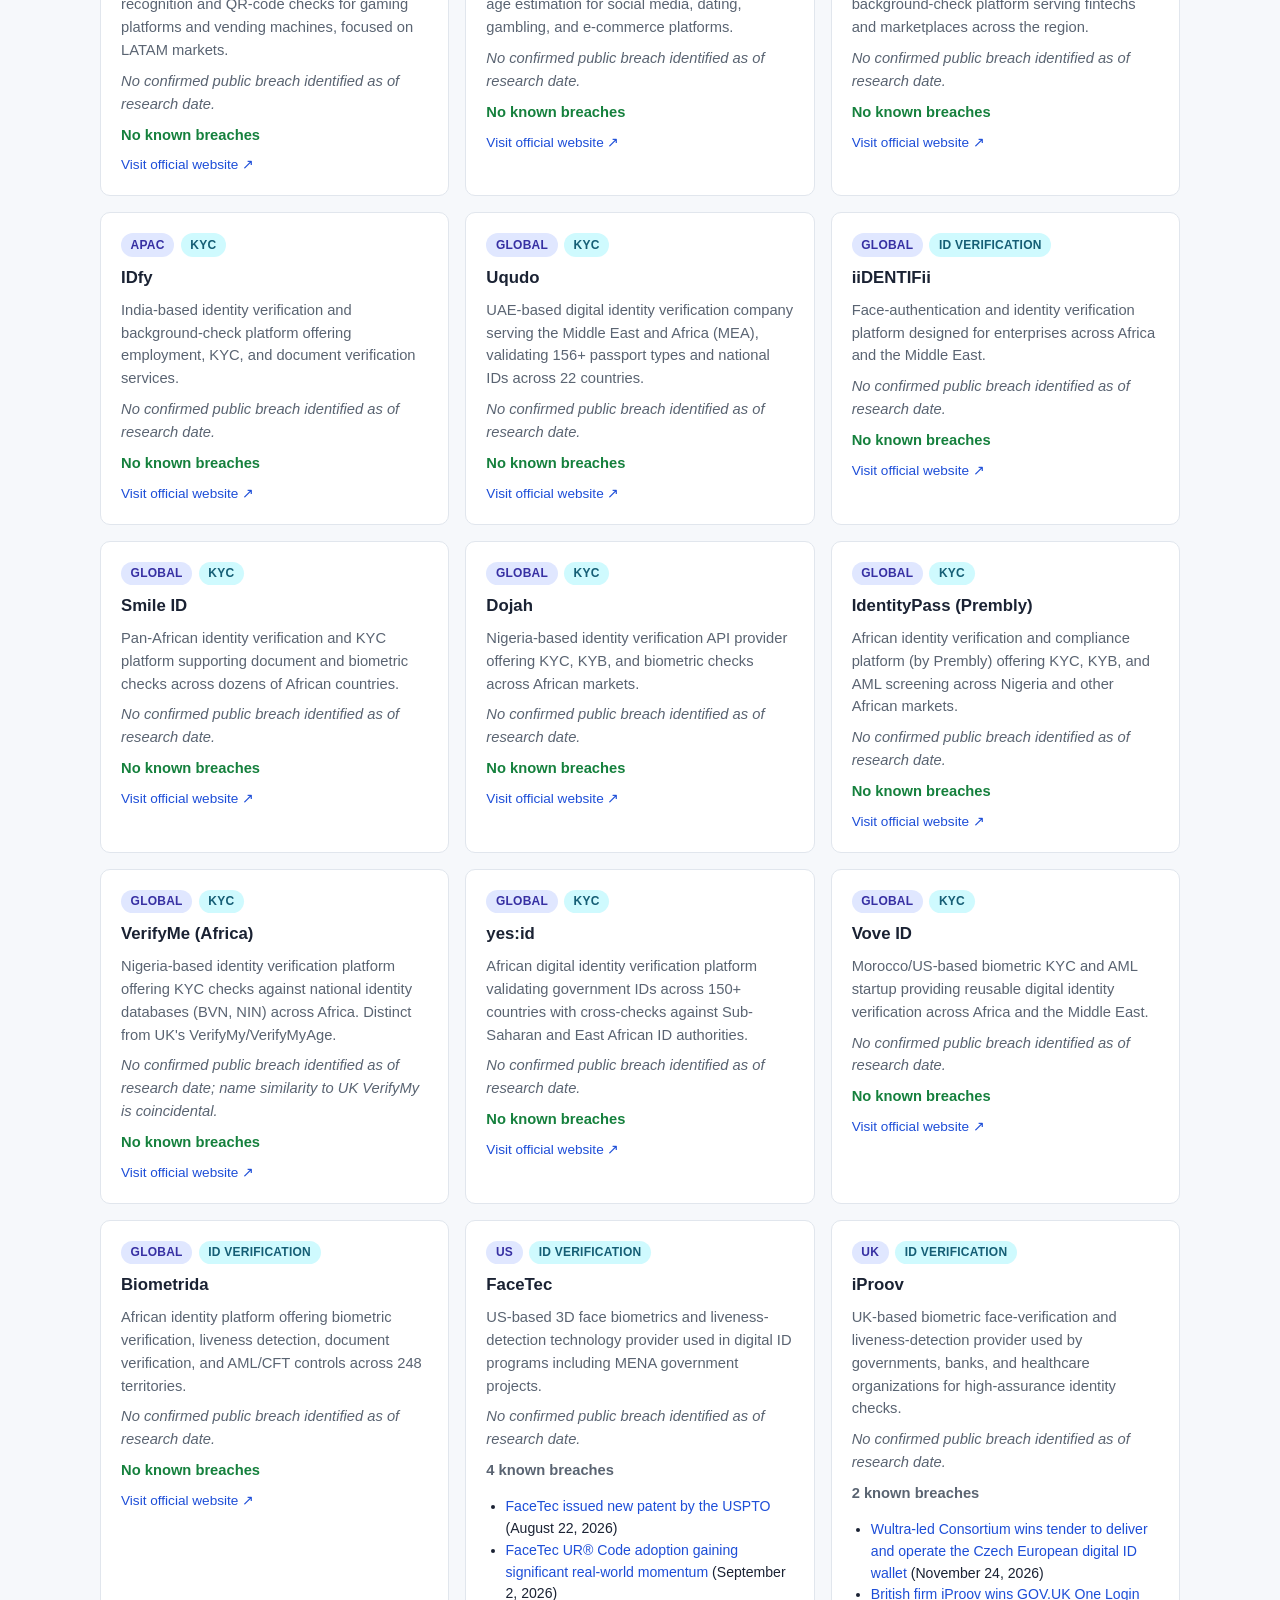
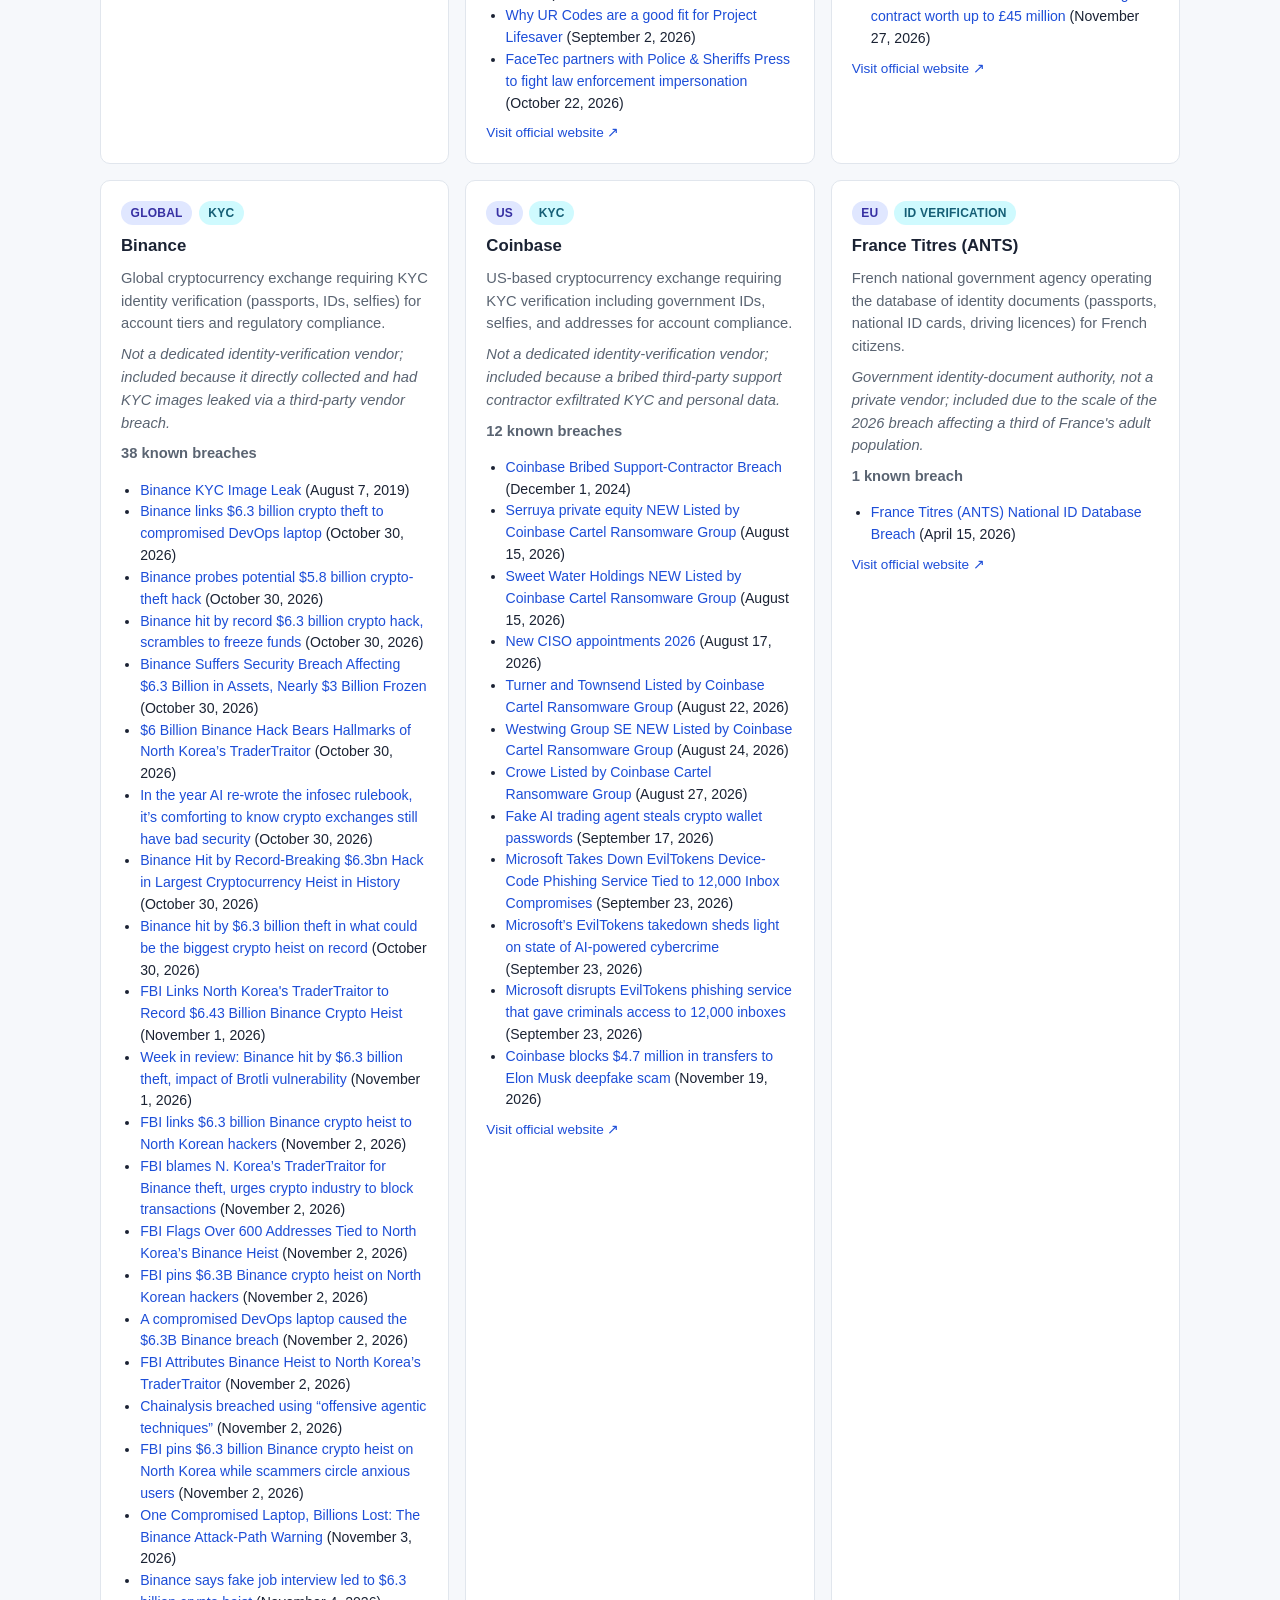
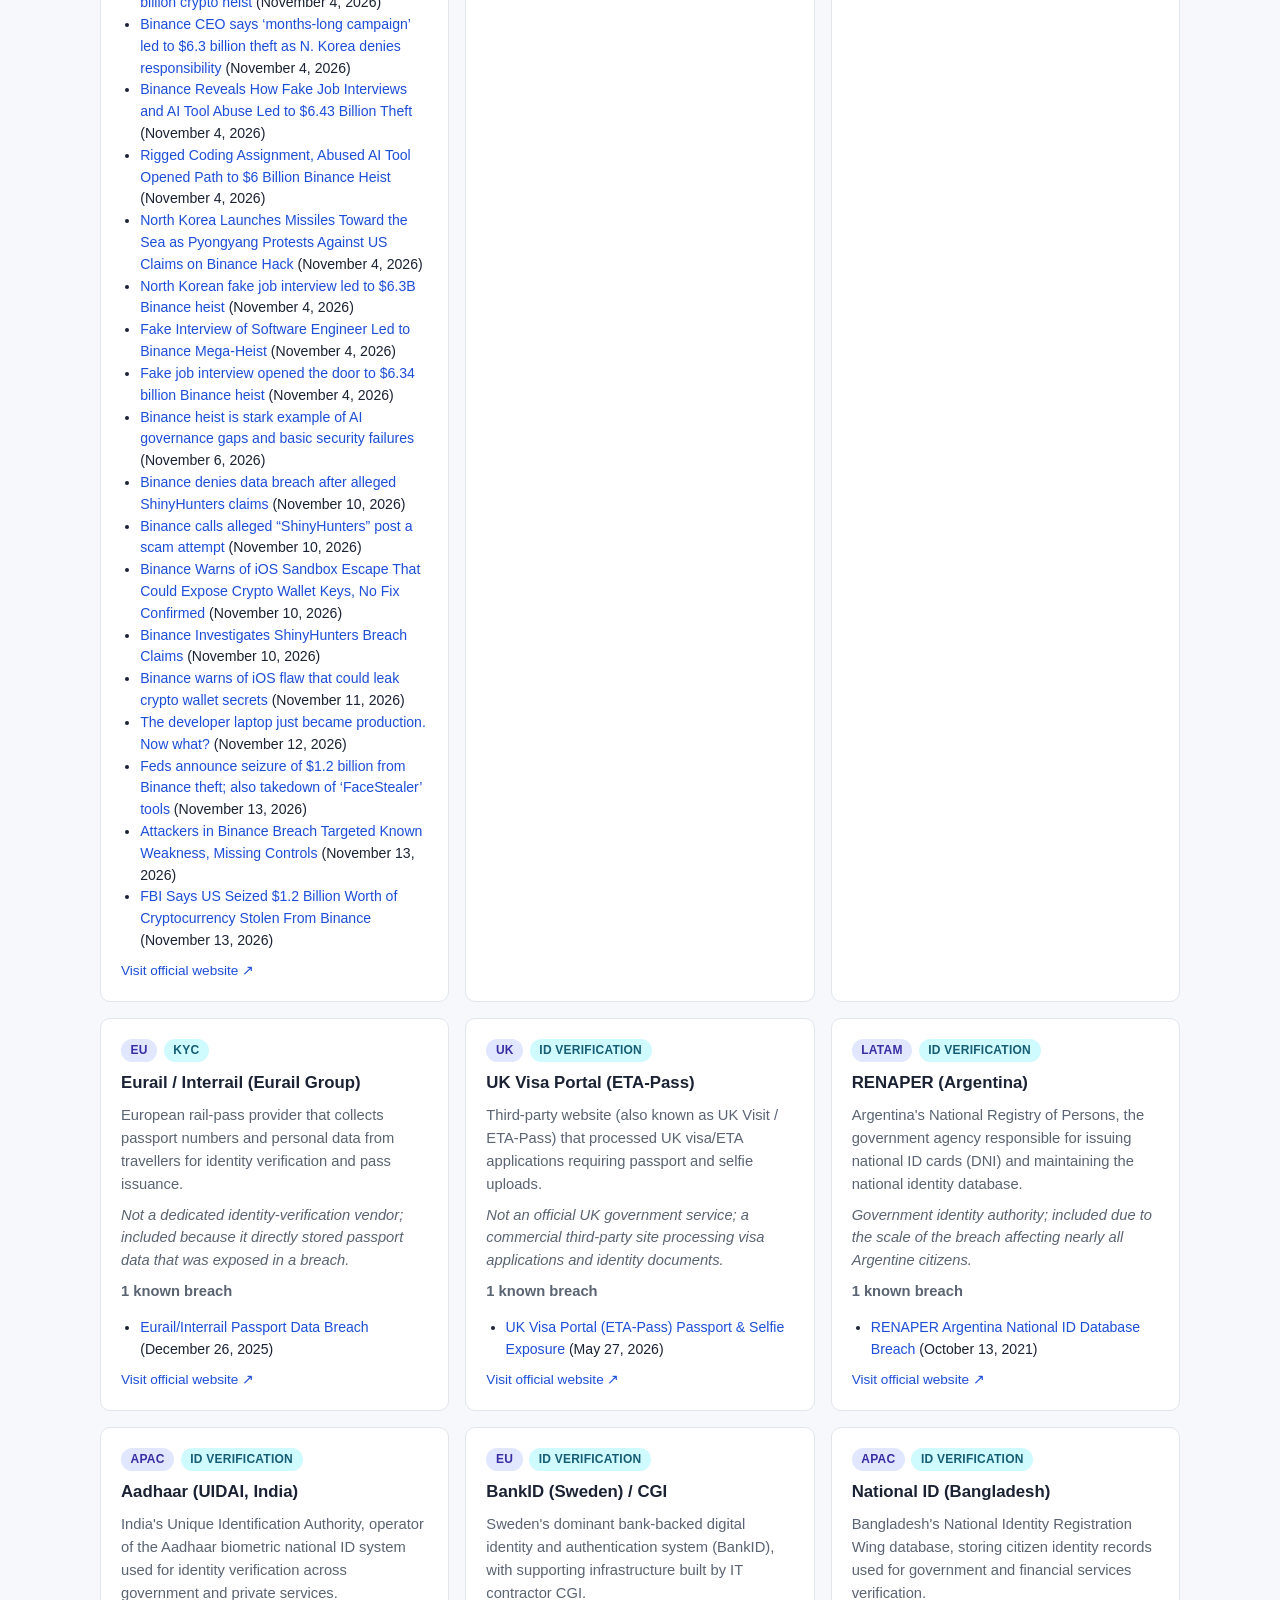
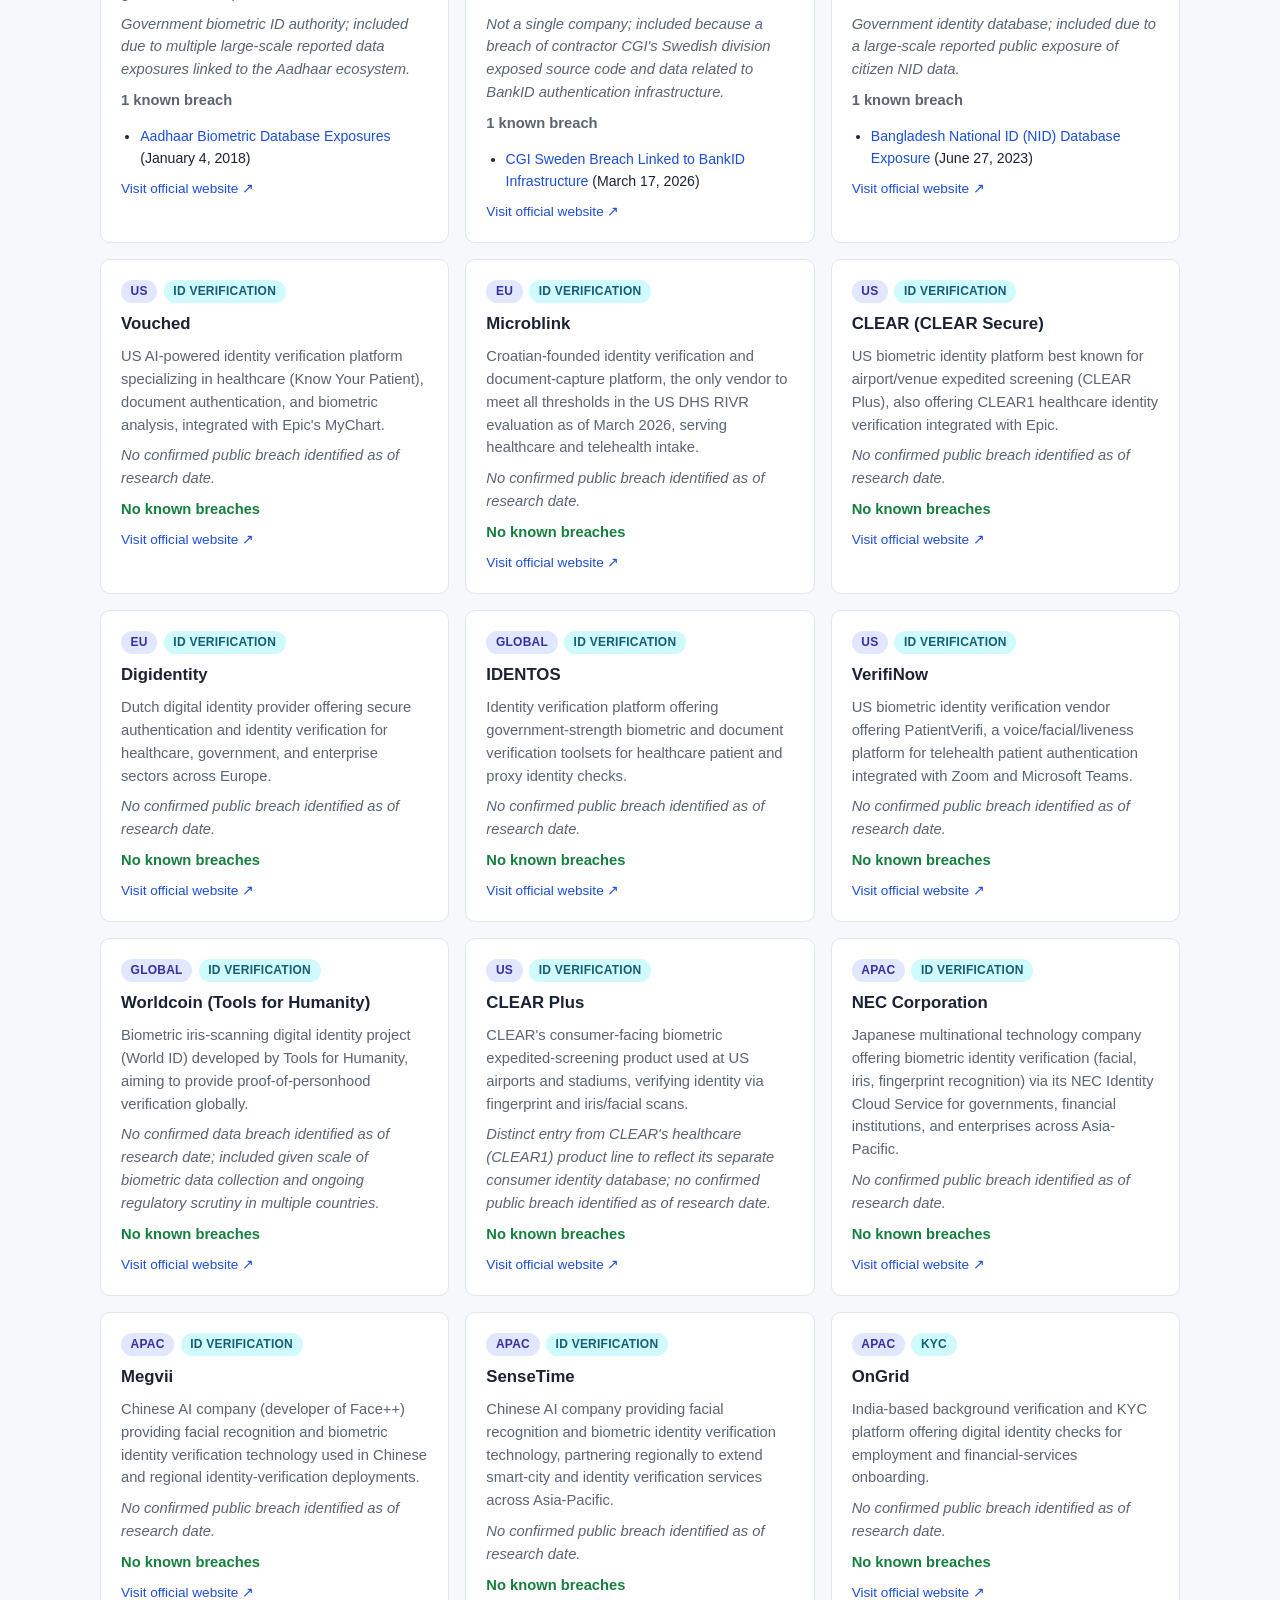
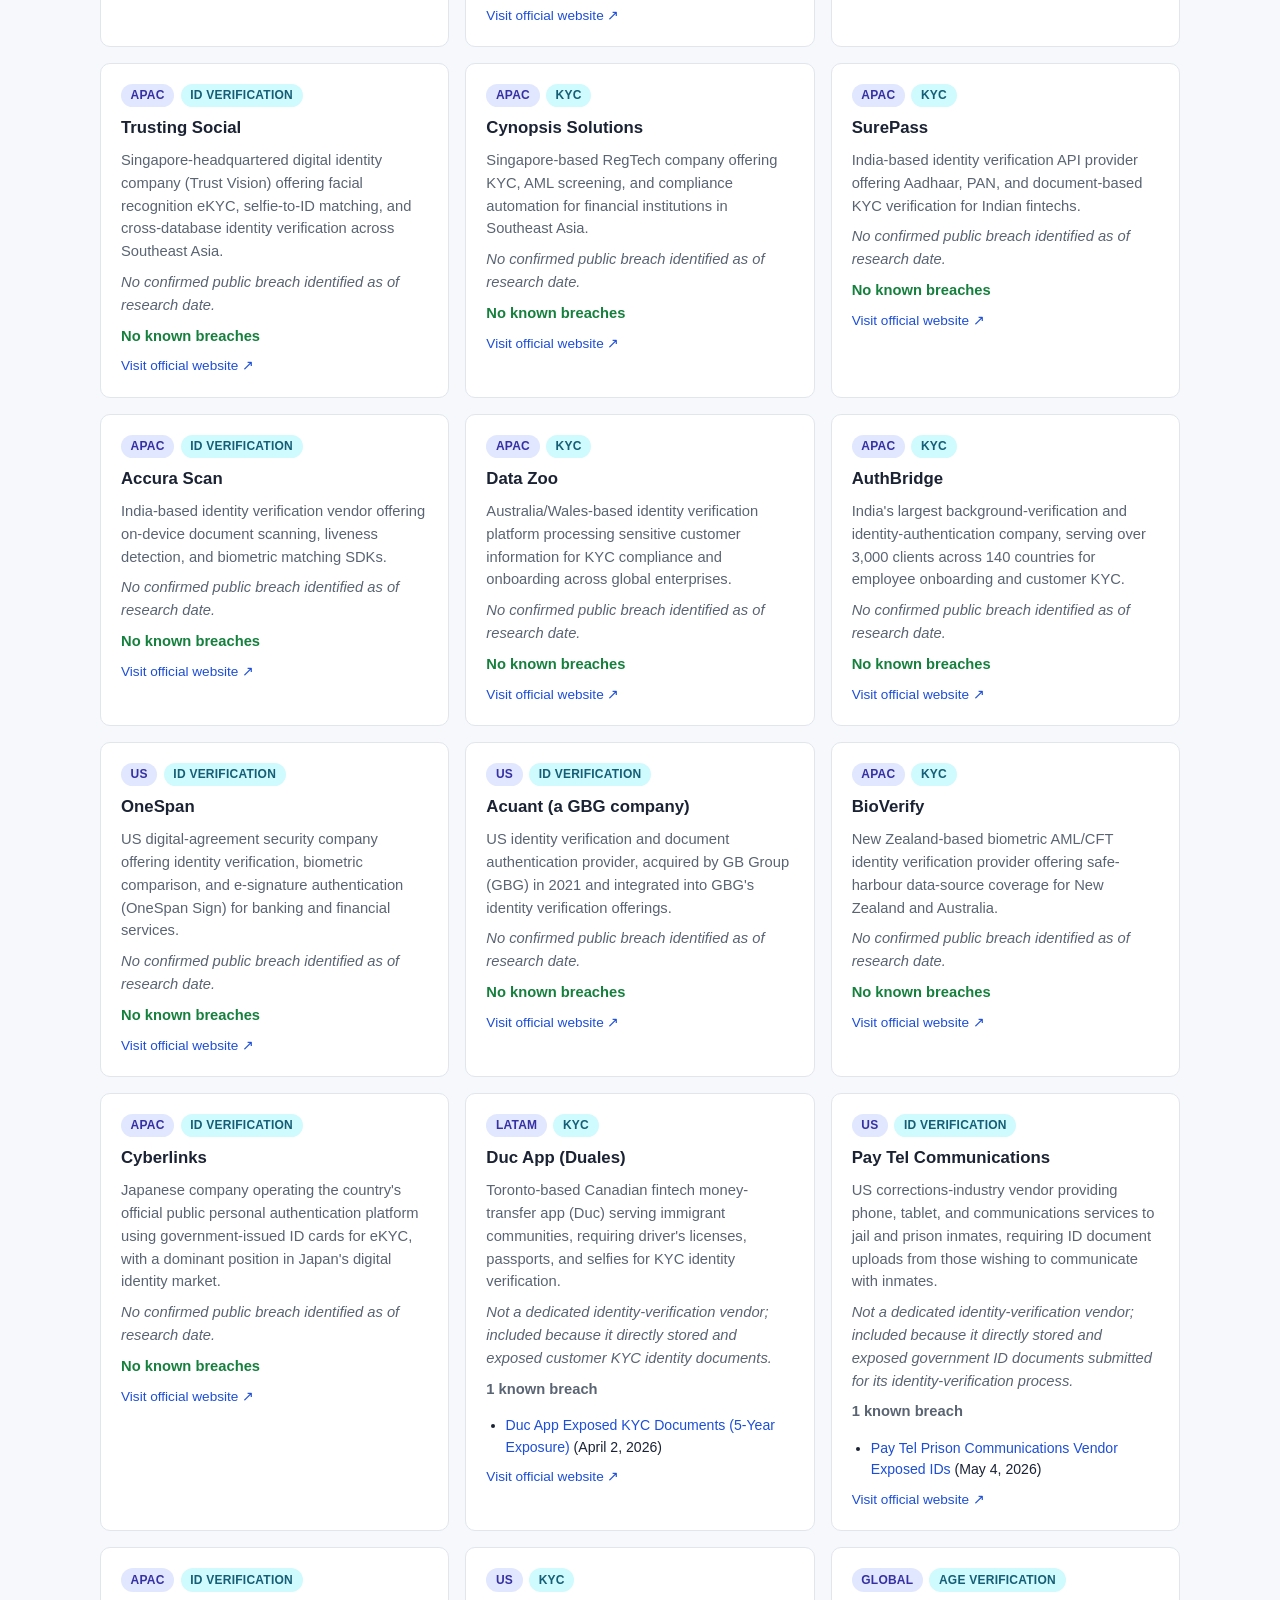
<file: companies.html>
<!DOCTYPE html><html lang="en"><head><meta charset="UTF-8"><meta name="viewport" content="width=device-width, initial-scale=1.0"><title>Monitored ID & Age Verification Companies</title><meta name="description" content="Global directory of identity-verification, KYC, and age-verification companies tracked for public breach reports."><link rel="stylesheet" href="styles.css?v=v9"><script>(function(){try{var s=localStorage.getItem('id-breach-tracker-theme');var t=s==='dark'||s==='light'?s:(window.matchMedia('(prefers-color-scheme: dark)').matches?'dark':'light');document.documentElement.setAttribute('data-theme',t)}catch(e){}})();</script></head><body><a class="skip-link" href="#main-content">Skip to main content</a><header class="site-header"><div class="header-inner"><a class="brand" href="index.html"><span class="brand-mark" aria-hidden="true">ID</span><span>ID Breach Tracker</span></a><nav class="main-nav" aria-label="Main navigation"><a href="index.html">Home</a><a href="breaches.html">Breaches</a><a href="companies.html" aria-current="page">Companies</a><a href="faq.html">FAQ &amp; Ethics</a><button type="button" id="theme-toggle" class="theme-toggle" aria-pressed="false" aria-label="Switch to dark mode" title="Switch to dark mode">☾</button></nav></div></header><main id="main-content"><div class="page-container"><h1>Monitored ID &amp; age-verification companies</h1><p class="section-lede">A global list of identity-verification, KYC, and age-verification providers we track for public breach reports. Being listed does <strong>not</strong> imply a company has been breached — most listed companies have no known breach and are included for transparency and completeness.</p><div class="filter-bar" role="search" aria-label="Filter companies"><div class="filter-field"><label for="filter-company-search">Search</label><input type="search" id="filter-company-search" placeholder="Search name or description"></div><div class="filter-field"><label for="filter-company-region">Region</label><select id="filter-company-region"><option value="">All regions</option></select></div><div class="filter-field"><label for="filter-company-type">Type</label><select id="filter-company-type"><option value="">All types</option></select></div><span class="filter-count" id="company-count" aria-live="polite"></span></div><div class="card-grid" id="company-list" aria-live="polite"><p class="empty-state">Loading companies&hellip;</p></div></div></main><footer class="site-footer"><div class="footer-inner"><div><p><strong>ID &amp; Age Verification Breach Tracker</strong> — an independent, non-commercial awareness project.</p><p>&copy; <span id="footer-year">2026</span>. Not affiliated with any identity-verification vendor, government, or Have I Been Pwned. Data sourced from public reporting; see <a href="faq.html">FAQ</a> for methodology.</p></div><div class="footer-links"><a href="index.html">Home</a><a href="breaches.html">Breaches</a><a href="companies.html">Companies</a><a href="faq.html">FAQ</a></div></div></footer><script src="main.js?v=v9" defer></script></body></html>
</file>
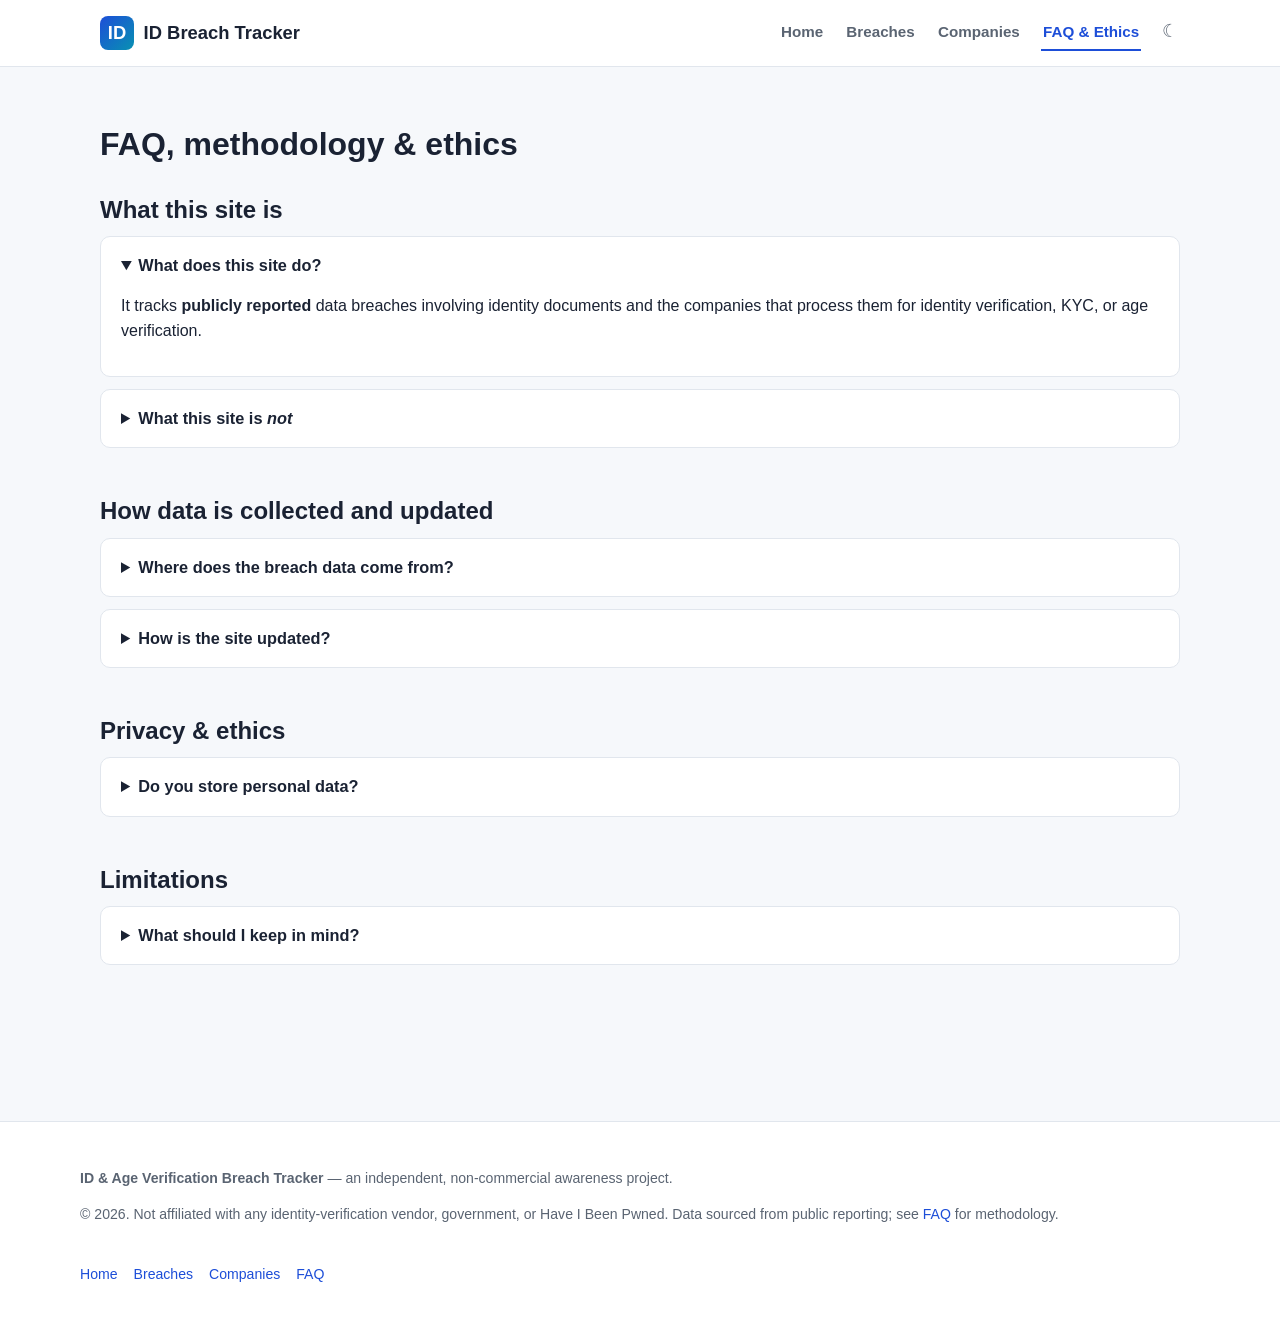
<file: faq.html>
<!DOCTYPE html><html lang="en"><head><meta charset="UTF-8"><meta name="viewport" content="width=device-width, initial-scale=1.0"><title>FAQ, Methodology & Ethics</title><meta name="description" content="How the Global ID & Age Verification Breach Tracker collects data, protects privacy, and its limitations."><link rel="stylesheet" href="styles.css?v=v9"><script>(function(){try{var s=localStorage.getItem('id-breach-tracker-theme');var t=s==='dark'||s==='light'?s:(window.matchMedia('(prefers-color-scheme: dark)').matches?'dark':'light');document.documentElement.setAttribute('data-theme',t)}catch(e){}})();</script></head><body><a class="skip-link" href="#main-content">Skip to main content</a><header class="site-header"><div class="header-inner"><a class="brand" href="index.html"><span class="brand-mark" aria-hidden="true">ID</span><span>ID Breach Tracker</span></a><nav class="main-nav" aria-label="Main navigation"><a href="index.html">Home</a><a href="breaches.html">Breaches</a><a href="companies.html">Companies</a><a href="faq.html" aria-current="page">FAQ &amp; Ethics</a><button type="button" id="theme-toggle" class="theme-toggle" aria-pressed="false" aria-label="Switch to dark mode" title="Switch to dark mode">☾</button></nav></div></header><main id="main-content"><div class="page-container"><h1>FAQ, methodology &amp; ethics</h1><section><h2>What this site is</h2><details class="faq-item" open><summary>What does this site do?</summary><p>It tracks <strong>publicly reported</strong> data breaches involving identity documents and the companies that process them for identity verification, KYC, or age verification.</p></details><details class="faq-item"><summary>What this site is <em>not</em></summary><ul class="guidance-list"><li>It is not a way to check whether your specific passport or ID number has leaked.</li><li>It is not affiliated with any vendor, government, or Have I Been Pwned.</li><li>It is not a complete record of every breach.</li></ul></details></section><section><h2>How data is collected and updated</h2><details class="faq-item"><summary>Where does the breach data come from?</summary><p>Entries are based on public reporting, security research, regulatory findings, and direct company notices. Each entry links to its original sources.</p></details><details class="faq-item"><summary>How is the site updated?</summary><p>A scheduled GitHub Actions workflow scans configured RSS feeds and public sources for candidate incidents. New claims require review before publication.</p></details></section><section><h2>Privacy &amp; ethics</h2><details class="faq-item"><summary>Do you store personal data?</summary><p>No. This static site reads pre-generated public data files only and never requests actual ID or passport numbers.</p></details></section><section><h2>Limitations</h2><details class="faq-item"><summary>What should I keep in mind?</summary><ul class="guidance-list"><li>Many breaches are never publicly disclosed.</li><li>Some attribution is disputed and is labelled as such.</li><li>Some entries document age-verification control failures rather than data leaks.</li><li>Inclusion of a company does not imply wrongdoing.</li></ul></details></section></div></main><footer class="site-footer"><div class="footer-inner"><div><p><strong>ID &amp; Age Verification Breach Tracker</strong> — an independent, non-commercial awareness project.</p><p>&copy; <span id="footer-year">2026</span>. Not affiliated with any identity-verification vendor, government, or Have I Been Pwned. Data sourced from public reporting; see <a href="faq.html">FAQ</a> for methodology.</p></div><div class="footer-links"><a href="index.html">Home</a><a href="breaches.html">Breaches</a><a href="companies.html">Companies</a><a href="faq.html">FAQ</a></div></div></footer><script src="main.js?v=v9" defer></script></body></html>
</file>
<file: styles.css>
/* Global ID & Age Verification Breach Tracker - Stylesheet */
:root {
  --color-bg: #f6f8fb; --color-surface: #ffffff; --color-border: #e1e6ed;
  --color-text: #1a2233; --color-text-muted: #5a6472; --color-primary: #1d4ed8;
  --color-primary-dark: #1739a6; --color-accent: #0891b2; --color-danger: #b91c1c;
  --color-low: #15803d; --color-medium: #b45309; --color-high: #c2410c; --color-critical: #b91c1c;
  --radius: 10px; --max-width: 1120px;
  --font-sans: -apple-system, BlinkMacSystemFont, "Segoe UI", Roboto, Helvetica, Arial, sans-serif;
}
* { box-sizing: border-box; }
html { scroll-behavior: smooth; }
body { margin: 0; font-family: var(--font-sans); background: var(--color-bg); color: var(--color-text); line-height: 1.55; -webkit-font-smoothing: antialiased; transition: background 0.15s ease, color 0.15s ease; }
a { color: var(--color-primary); text-decoration: none; }
a:hover, a:focus { text-decoration: underline; }
a:focus-visible, button:focus-visible, input:focus-visible, select:focus-visible { outline: 3px solid var(--color-accent); outline-offset: 2px; }
img { max-width: 100%; }
.skip-link { position: absolute; left: -999px; top: 0; background: var(--color-primary); color: #fff; padding: 0.75rem 1rem; z-index: 100; border-radius: 0 0 8px 0; }
.skip-link:focus { left: 0; }
.site-header { background: var(--color-surface); border-bottom: 1px solid var(--color-border); position: sticky; top: 0; z-index: 20; transition: background 0.15s ease, border-color 0.15s ease; }
.header-inner { max-width: var(--max-width); margin: 0 auto; display: flex; align-items: center; justify-content: space-between; padding: 0.9rem 1.25rem; gap: 1rem; flex-wrap: wrap; }
.brand { display: flex; align-items: center; gap: 0.6rem; font-weight: 700; font-size: 1.15rem; color: var(--color-text); }
.brand-mark { display: inline-flex; align-items: center; justify-content: center; width: 34px; height: 34px; border-radius: 8px; background: linear-gradient(135deg, var(--color-primary), var(--color-accent)); color: #fff; font-weight: 800; }
.header-right { display: flex; align-items: center; gap: 1.5rem; flex-wrap: wrap; }
.main-nav { display: flex; align-items: center; gap: 1.25rem; flex-wrap: wrap; }
.main-nav a { color: var(--color-text-muted); font-weight: 600; font-size: 0.95rem; padding: 0.35rem 0.1rem; border-bottom: 2px solid transparent; }
.main-nav a:hover, .main-nav a[aria-current="page"] { color: var(--color-primary); text-decoration: none; border-bottom-color: var(--color-primary); }
.theme-toggle {
  appearance: none;
  background: transparent;
  border: none;
  color: var(--color-text-muted);
  font-size: 1.1rem;
  line-height: 1;
  padding: 0.35rem 0.1rem;
  margin: 0;
  cursor: pointer;
  border-bottom: 2px solid transparent;
  font-family: inherit;
  transition: color 0.15s ease;
}
.theme-toggle:hover { color: var(--color-primary); text-decoration: none; }
.page-container { max-width: var(--max-width); margin: 0 auto; padding: 2rem 1.25rem 4rem; }
.hero { background: linear-gradient(160deg, #0f2557 0%, #1d4ed8 55%, #0891b2 100%); color: #fff; padding: 3.5rem 1.25rem; transition: background 0.2s ease; }
.hero-inner { max-width: var(--max-width); margin: 0 auto; }
.hero h1 { font-size: clamp(1.9rem, 4vw, 2.75rem); margin: 0 0 0.9rem; max-width: 20ch; }
.hero p.lede { font-size: 1.1rem; max-width: 60ch; color: rgba(255,255,255,0.92); margin: 0 0 1.75rem; }
.hero-ctas { display: flex; gap: 0.85rem; flex-wrap: wrap; }
.btn { display: inline-block; padding: 0.7rem 1.3rem; border-radius: 999px; font-weight: 700; font-size: 0.95rem; cursor: pointer; border: 2px solid transparent; transition: transform 0.08s ease, background 0.15s ease; }
.btn:hover { text-decoration: none; transform: translateY(-1px); }
.btn-primary { background: #ffffff; color: var(--color-primary-dark); }
.btn-primary:hover { background: #eef2ff; }
.btn-outline { background: transparent; color: #fff; border-color: rgba(255,255,255,0.7); }
.btn-outline:hover { background: rgba(255,255,255,0.12); }
.btn-solid { background: var(--color-primary); color: #fff; }
.btn-solid:hover { background: var(--color-primary-dark); }
.stats-grid { display: grid; grid-template-columns: repeat(auto-fit, minmax(180px, 1fr)); gap: 1rem; margin: 2.5rem auto 3rem; max-width: var(--max-width); padding: 0 1.25rem; position: relative; z-index: 5; }
.stat-card { background: var(--color-surface); border: 1px solid var(--color-border); border-radius: var(--radius); padding: 1.25rem 1.4rem; box-shadow: 0 8px 24px rgba(15, 37, 87, 0.08); transition: background 0.15s ease, border-color 0.15s ease; }
.stat-value { font-size: 1.9rem; font-weight: 800; color: var(--color-primary-dark); display: block; }
.stat-label { color: var(--color-text-muted); font-size: 0.88rem; }
section { margin-bottom: 2.75rem; }
section > h2 { font-size: 1.5rem; margin-bottom: 0.5rem; }
section > p.section-lede { color: var(--color-text-muted); max-width: 70ch; margin-top: 0; }
.card-grid { display: grid; grid-template-columns: repeat(auto-fill, minmax(280px, 1fr)); gap: 1rem; }
.card { background: var(--color-surface); border: 1px solid var(--color-border); border-radius: var(--radius); padding: 1.25rem; display: flex; flex-direction: column; gap: 0.5rem; transition: background 0.15s ease, border-color 0.15s ease; }
.card h3 { margin: 0; font-size: 1.05rem; }
.card p { margin: 0; color: var(--color-text-muted); font-size: 0.92rem; }
.timeline { border-left: 3px solid var(--color-border); padding-left: 1.25rem; display: flex; flex-direction: column; gap: 1.1rem; }
.timeline-item { position: relative; }
.timeline-item::before { content: ""; position: absolute; left: -1.62rem; top: 0.3rem; width: 11px; height: 11px; border-radius: 50%; background: var(--color-primary); border: 2px solid var(--color-bg); box-shadow: 0 0 0 2px var(--color-primary); }
.timeline-date { font-size: 0.82rem; color: var(--color-text-muted); font-weight: 600; }
.timeline-title { font-weight: 700; margin: 0.15rem 0; }
.timeline-item a { color: var(--color-text); }
.timeline-item a:hover { color: var(--color-primary); }
.badge { display: inline-block; padding: 0.15rem 0.6rem; border-radius: 999px; font-size: 0.75rem; font-weight: 700; text-transform: uppercase; letter-spacing: 0.02em; }
.badge-low { background: #dcfce7; color: var(--color-low); }
.badge-medium { background: #fef3c7; color: var(--color-medium); }
.badge-high { background: #ffedd5; color: var(--color-high); }
.badge-critical { background: #fee2e2; color: var(--color-critical); }
.badge-region { background: #e0e7ff; color: #3730a3; }
.badge-type { background: #cffafe; color: #155e75; }
.filter-bar { display: flex; flex-wrap: wrap; gap: 0.75rem; align-items: end; background: var(--color-surface); border: 1px solid var(--color-border); border-radius: var(--radius); padding: 1rem; margin-bottom: 1.25rem; transition: background 0.15s ease, border-color 0.15s ease; }
.filter-field { display: flex; flex-direction: column; gap: 0.3rem; min-width: 160px; }
.filter-field label { font-size: 0.8rem; font-weight: 700; color: var(--color-text-muted); }
input, select, textarea { font-family: inherit; font-size: 0.95rem; padding: 0.55rem 0.7rem; border: 1px solid var(--color-border); border-radius: 8px; background: var(--color-surface); color: var(--color-text); }
.filter-count { margin-left: auto; color: var(--color-text-muted); font-size: 0.9rem; align-self: center; }
.breach-list { display: flex; flex-direction: column; gap: 0.9rem; }
.breach-card { background: var(--color-surface); border: 1px solid var(--color-border); border-radius: var(--radius); padding: 1.25rem 1.4rem; transition: background 0.15s ease, border-color 0.15s ease; }
.breach-card-top { display: flex; justify-content: space-between; gap: 1rem; flex-wrap: wrap; align-items: baseline; }
.breach-card h3 { margin: 0.2rem 0 0.4rem; font-size: 1.15rem; }
.breach-meta { display: flex; gap: 0.4rem; flex-wrap: wrap; margin: 0.4rem 0 0.6rem; }
.breach-card .summary { margin: 0 0 0.6rem; color: var(--color-text); }
.breach-card details summary { cursor: pointer; font-weight: 700; color: var(--color-primary); font-size: 0.9rem; margin-top: 0.4rem; }
.breach-card details[open] summary { margin-bottom: 0.5rem; }
.source-list { margin: 0.4rem 0 0; padding-left: 1.2rem; font-size: 0.88rem; }
.data-types-list { display: flex; flex-wrap: wrap; gap: 0.35rem; margin: 0.4rem 0; padding: 0; list-style: none; }
.data-types-list li { background: #f1f5f9; border: 1px solid var(--color-border); padding: 0.15rem 0.55rem; border-radius: 6px; font-size: 0.78rem; color: var(--color-text-muted); }
.company-card { position: relative; }
.company-card h3 a { color: var(--color-text); }
.company-card .company-link { font-size: 0.85rem; }
.company-badges { display: flex; gap: 0.4rem; flex-wrap: wrap; }
.breach-count { font-size: 0.85rem; font-weight: 700; color: var(--color-danger); }
.breach-count.none { color: var(--color-low); }
.check-form { background: var(--color-surface); border: 1px solid var(--color-border); border-radius: var(--radius); padding: 1.5rem; display: flex; flex-direction: column; gap: 1.25rem; max-width: 640px; }
.check-form fieldset { border: none; padding: 0; margin: 0; display: flex; flex-direction: column; gap: 0.5rem; }
.check-form legend { font-weight: 700; margin-bottom: 0.4rem; padding: 0; }
.checkbox-grid { display: grid; grid-template-columns: repeat(auto-fill, minmax(180px, 1fr)); gap: 0.5rem; max-height: 260px; overflow-y: auto; padding: 0.75rem; border: 1px solid var(--color-border); border-radius: 8px; background: var(--color-bg); }
.checkbox-item { display: flex; align-items: center; gap: 0.5rem; font-size: 0.92rem; }
.checkbox-item input { margin: 0; }
#check-results { margin-top: 1.5rem; }
.result-banner { border-radius: var(--radius); padding: 1.1rem 1.3rem; margin-bottom: 1rem; font-weight: 600; }
.result-banner.warn { background: #fef2f2; border: 1px solid #fecaca; color: #7f1d1d; }
.result-banner.ok { background: #f0fdf4; border: 1px solid #bbf7d0; color: #14532d; }
.guidance-list { padding-left: 1.3rem; }
.guidance-list li { margin-bottom: 0.4rem; }
.faq-item { background: var(--color-surface); border: 1px solid var(--color-border); border-radius: var(--radius); padding: 1rem 1.25rem; margin-bottom: 0.75rem; transition: background 0.15s ease, border-color 0.15s ease; }
.faq-item summary { font-weight: 700; cursor: pointer; font-size: 1.02rem; }
.faq-item[open] summary { margin-bottom: 0.6rem; }
.site-footer { border-top: 1px solid var(--color-border); background: var(--color-surface); padding: 2rem 1.25rem; margin-top: 3rem; transition: background 0.15s ease, border-color 0.15s ease; }
.footer-inner { max-width: var(--max-width); margin: 0 auto; display: flex; justify-content: space-between; gap: 1.5rem; flex-wrap: wrap; color: var(--color-text-muted); font-size: 0.88rem; }
.footer-links { display: flex; gap: 1rem; flex-wrap: wrap; }
.visually-hidden { position: absolute; width: 1px; height: 1px; overflow: hidden; clip: rect(0 0 0 0); white-space: nowrap; }
.empty-state { text-align: center; padding: 2.5rem 1rem; color: var(--color-text-muted); }
@media (max-width: 640px) {
  .header-inner { flex-direction: column; align-items: flex-start; }
  .filter-count { margin-left: 0; }
}

/* ---------- Dark mode ---------- */
[data-theme="dark"] {
  --color-bg: #0f1420;
  --color-surface: #171e2e;
  --color-border: #2a3346;
  --color-text: #e6e9f0;
  --color-text-muted: #9aa4b8;
  --color-primary: #5b8def;
  --color-primary-dark: #7ea6f5;
  --color-accent: #22d3ee;
  --color-danger: #f87171;
  --color-low: #4ade80;
  --color-medium: #fbbf24;
  --color-high: #fb923c;
  --color-critical: #f87171;
}
[data-theme="dark"] .hero {
  background: linear-gradient(160deg, #060b1a 0%, #14265e 55%, #075566 100%);
}
[data-theme="dark"] .btn-primary { background: #1a2233; color: #cfe0ff; }
[data-theme="dark"] .btn-primary:hover { background: #22304a; }
[data-theme="dark"] .badge-low { background: #123423; }
[data-theme="dark"] .badge-medium { background: #3a2c08; }
[data-theme="dark"] .badge-high { background: #3a2308; }
[data-theme="dark"] .badge-critical { background: #3a1414; }
[data-theme="dark"] .badge-region { background: #1c2340; color: #b7c3ff; }
[data-theme="dark"] .badge-type { background: #103038; color: #8fe3f2; }
[data-theme="dark"] .data-types-list li { background: #1b2334; }
[data-theme="dark"] .result-banner.warn { background: #3a1414; border-color: #5c2323; color: #ffd0d0; }
[data-theme="dark"] .result-banner.ok { background: #12301f; border-color: #205234; color: #c6f5da; }
[data-theme="dark"] .stat-card { box-shadow: 0 8px 24px rgba(0, 0, 0, 0.35); }
</file>
